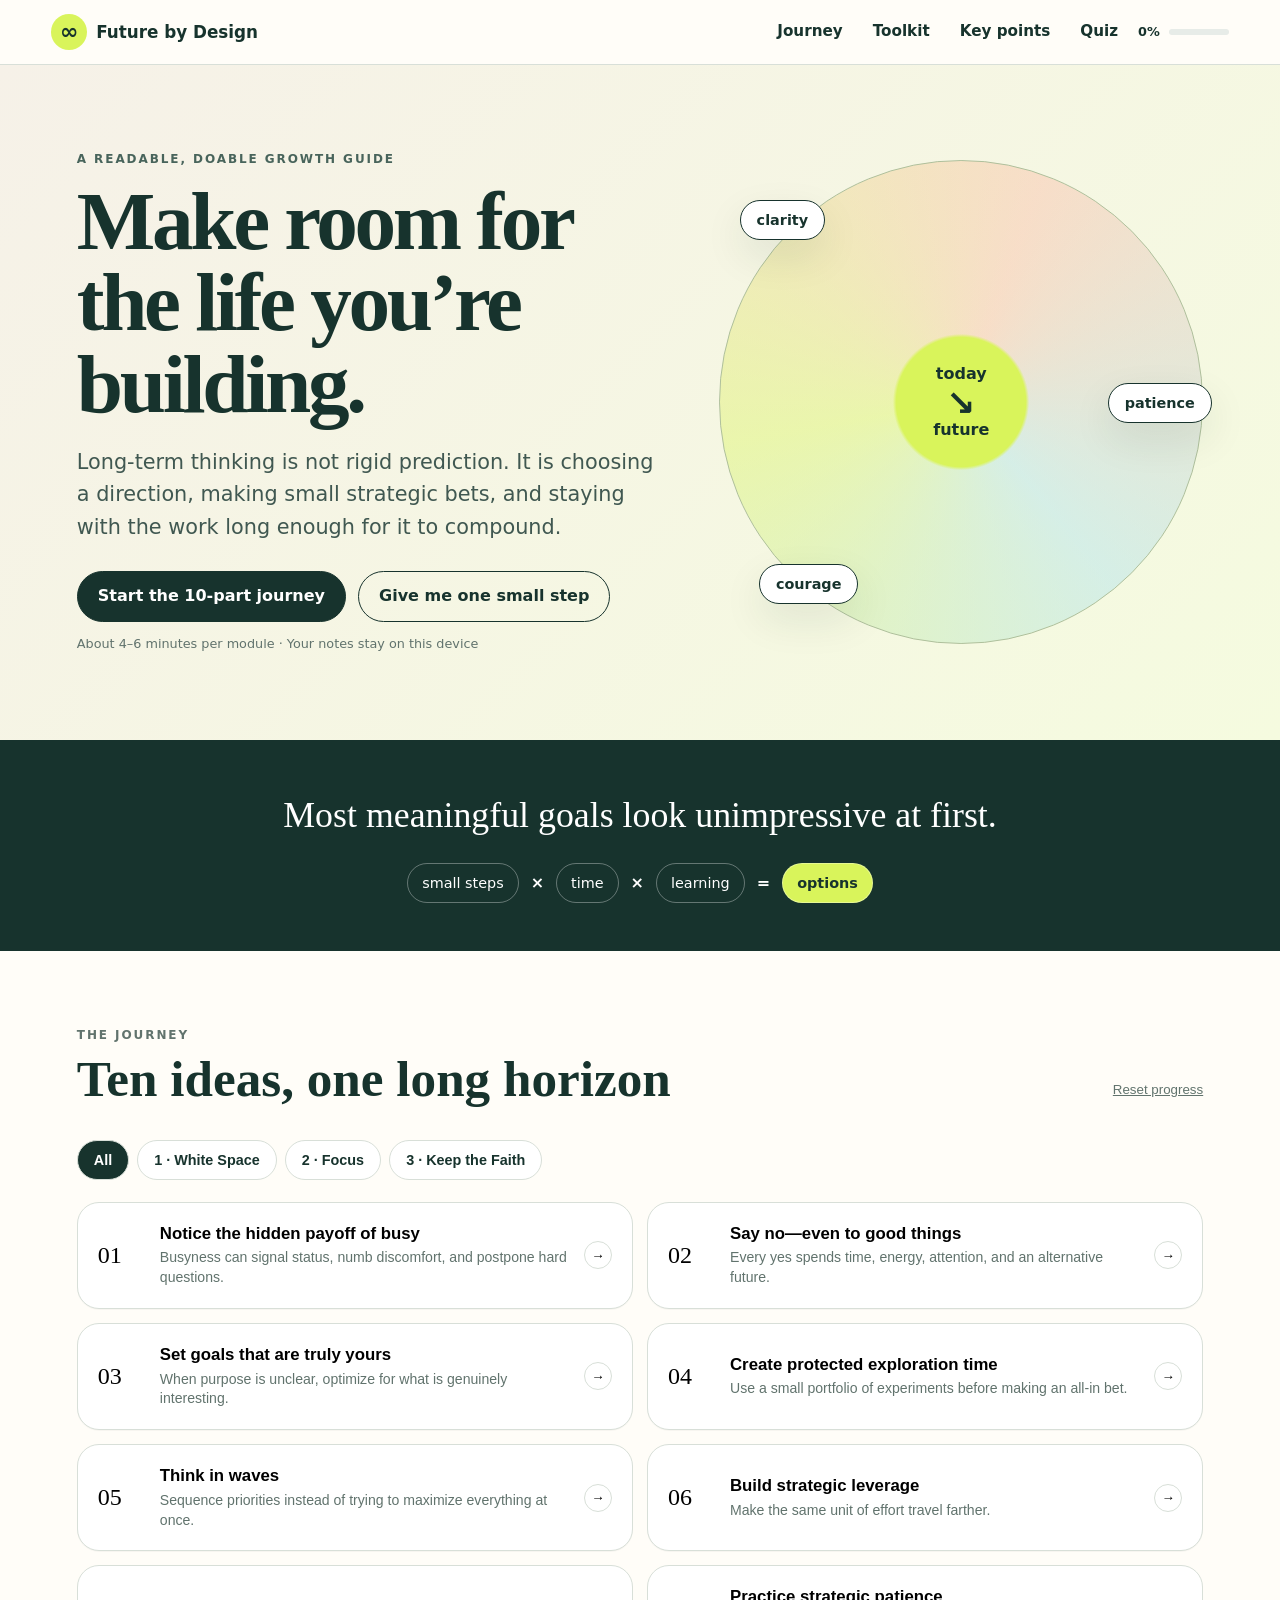
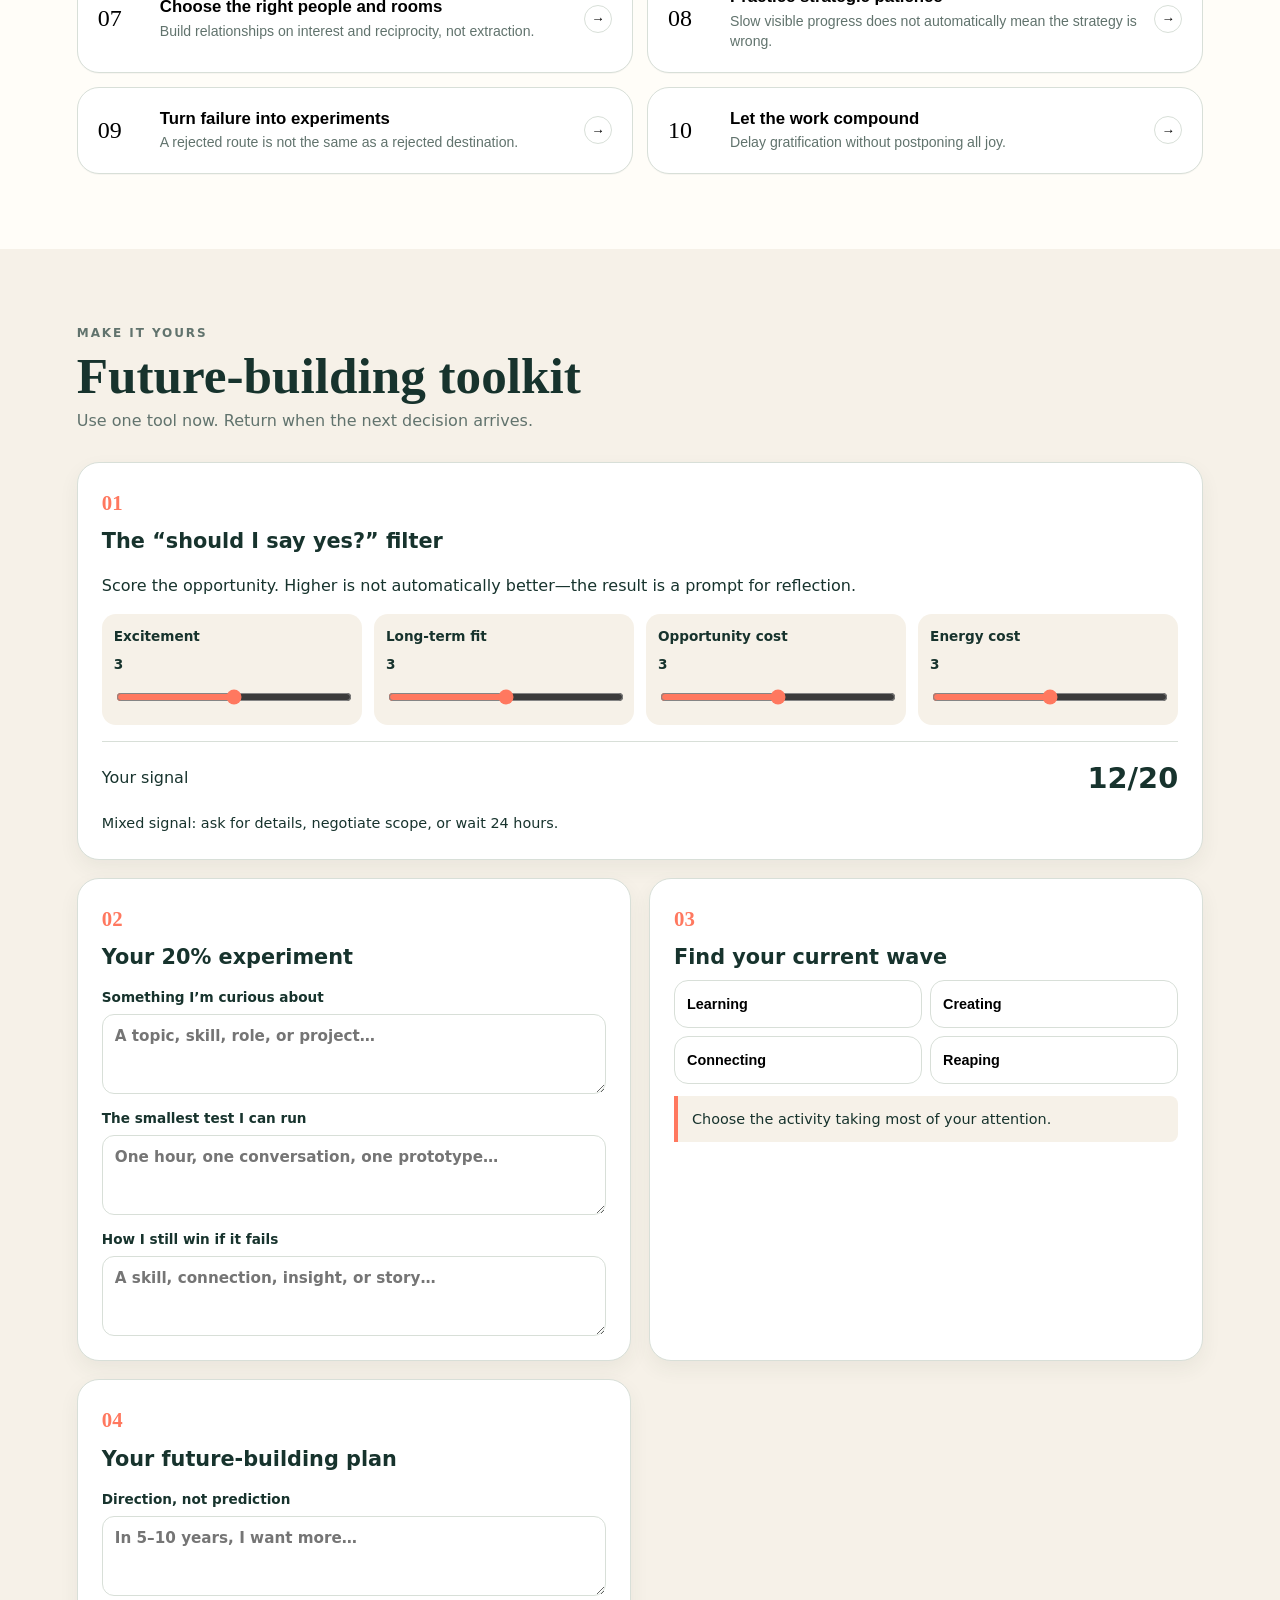
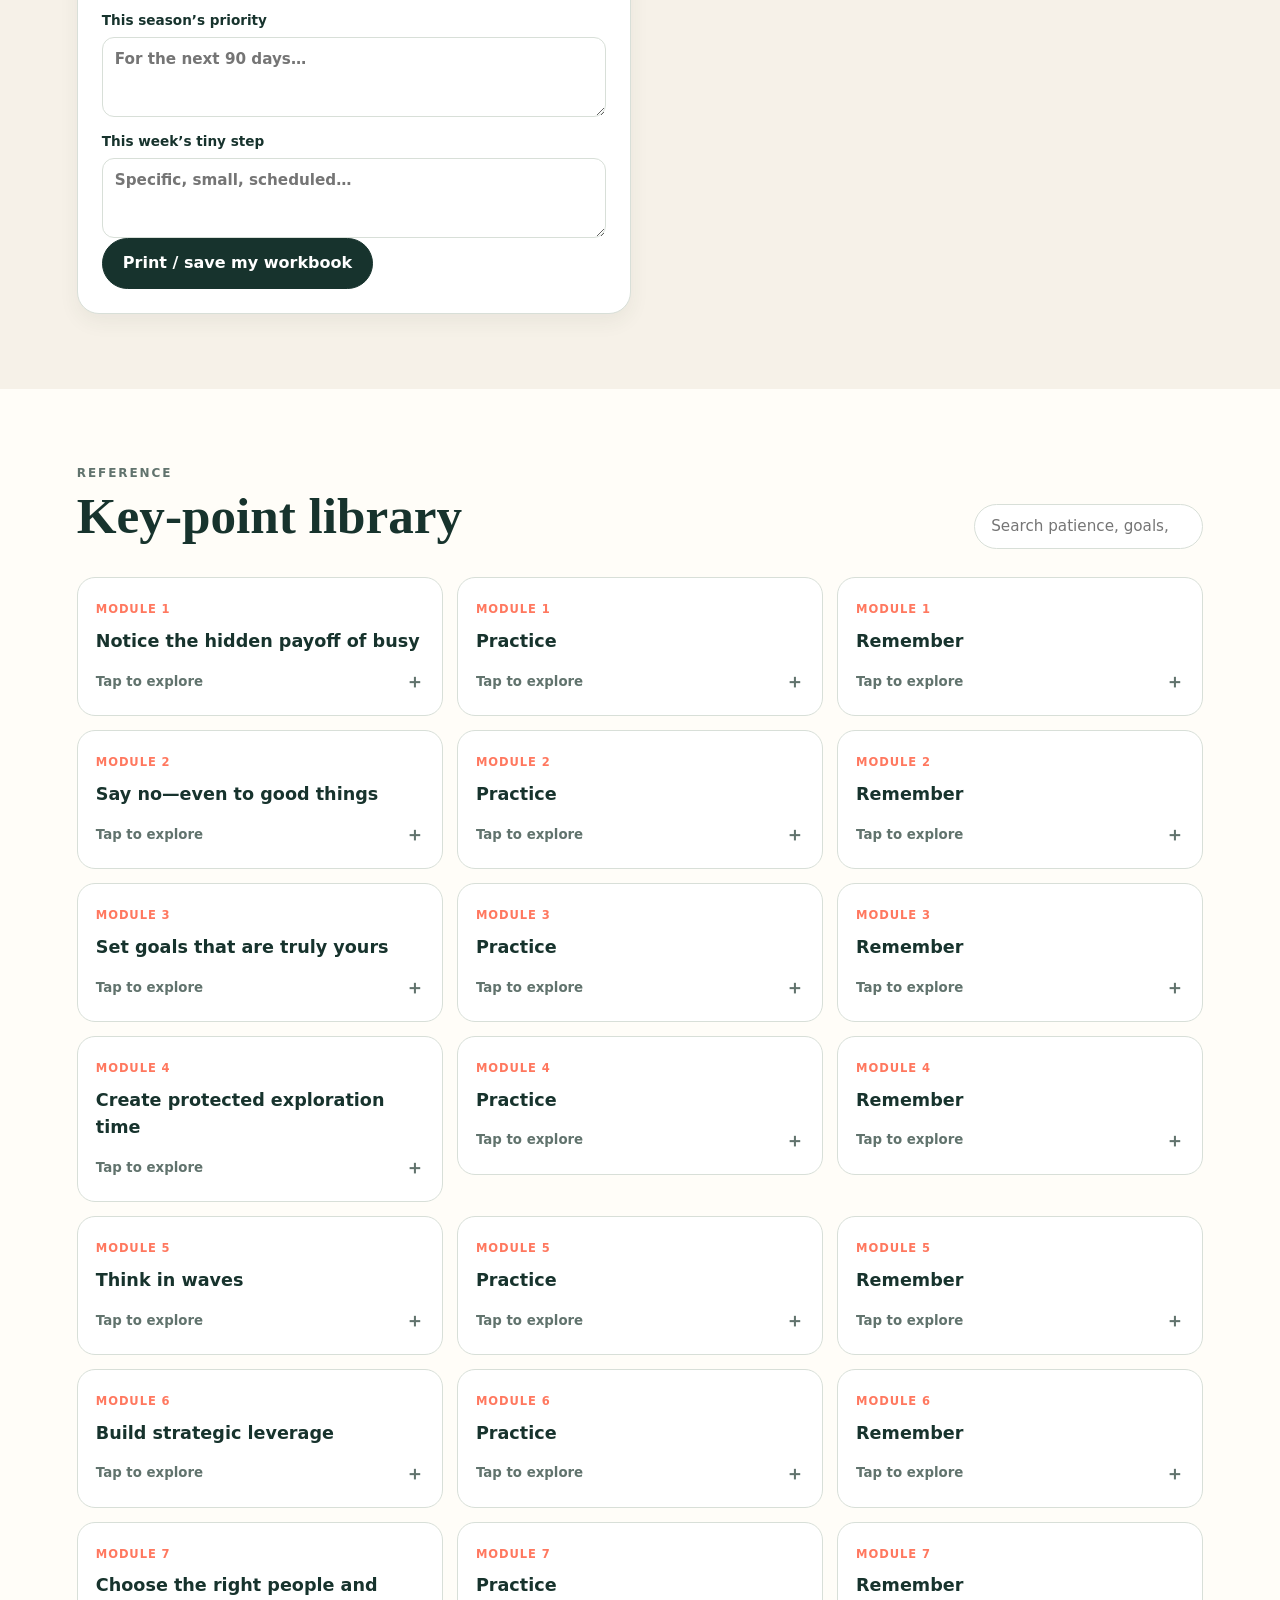
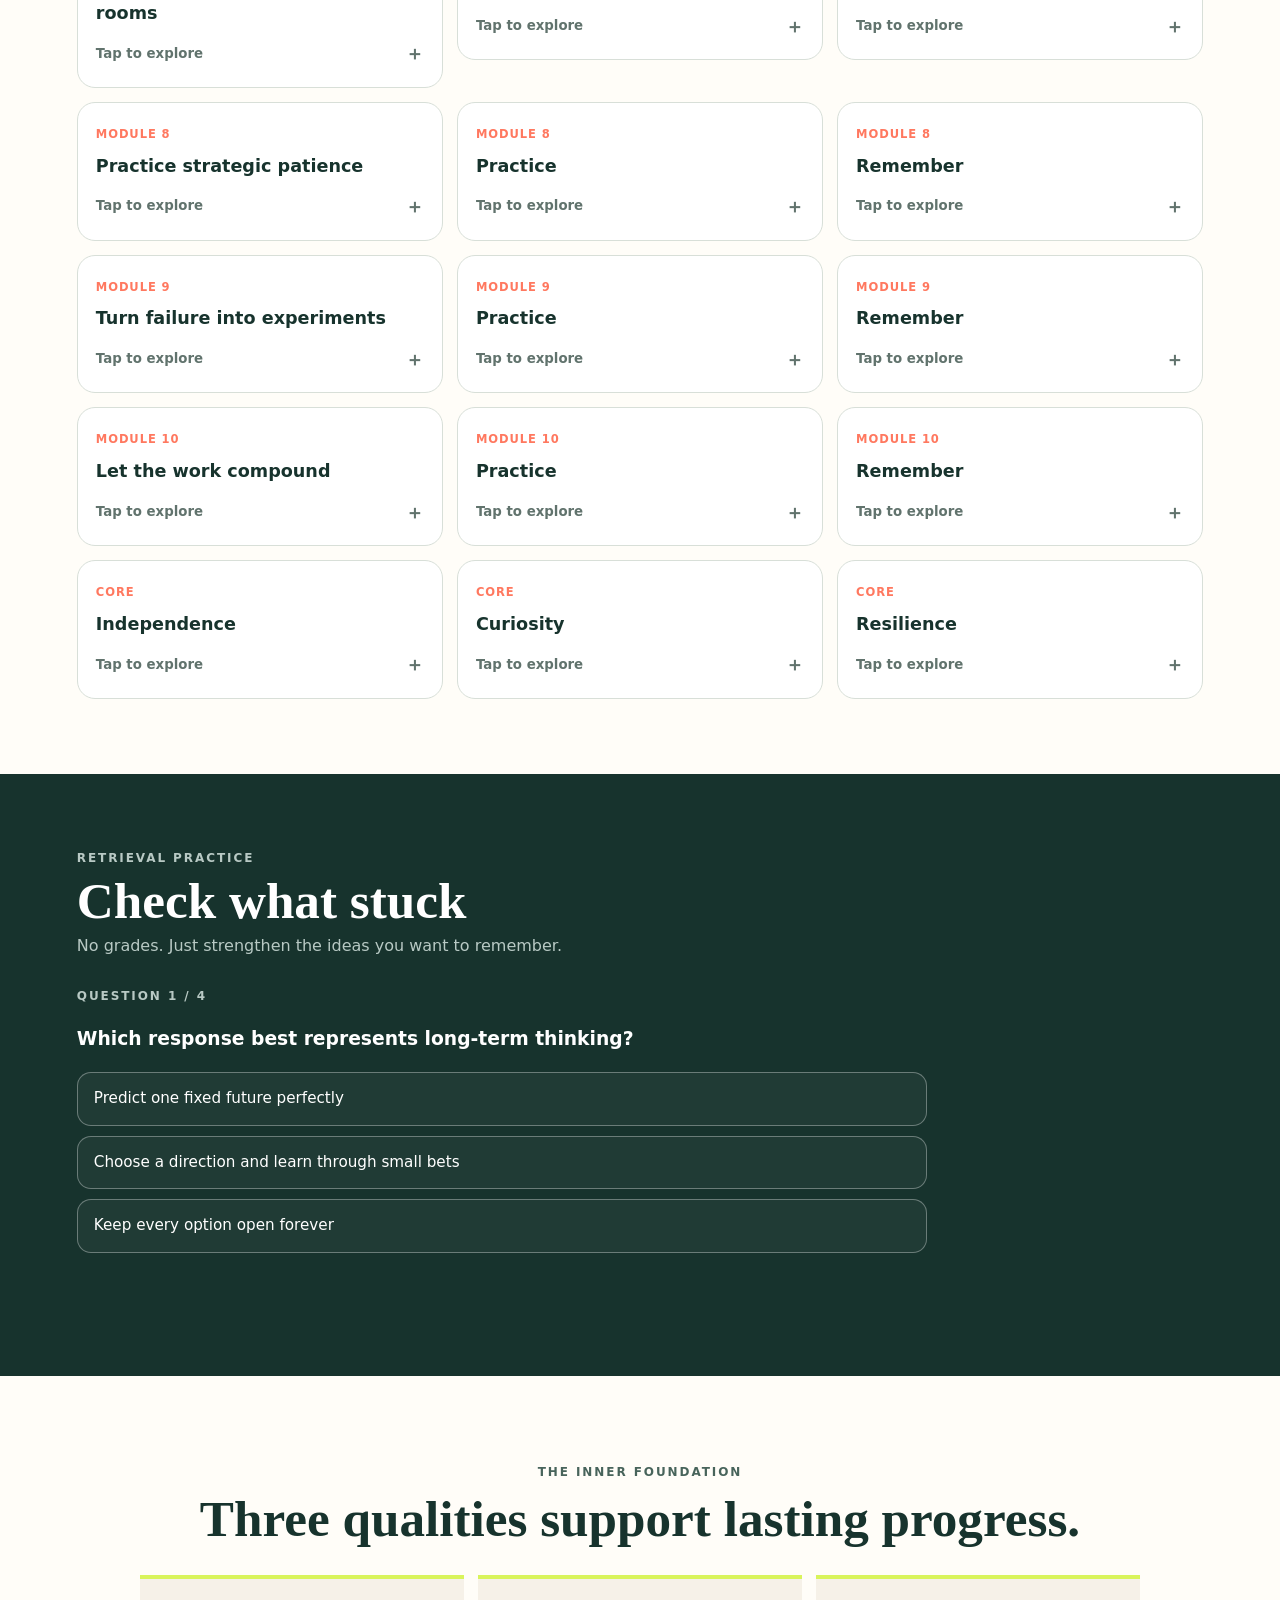
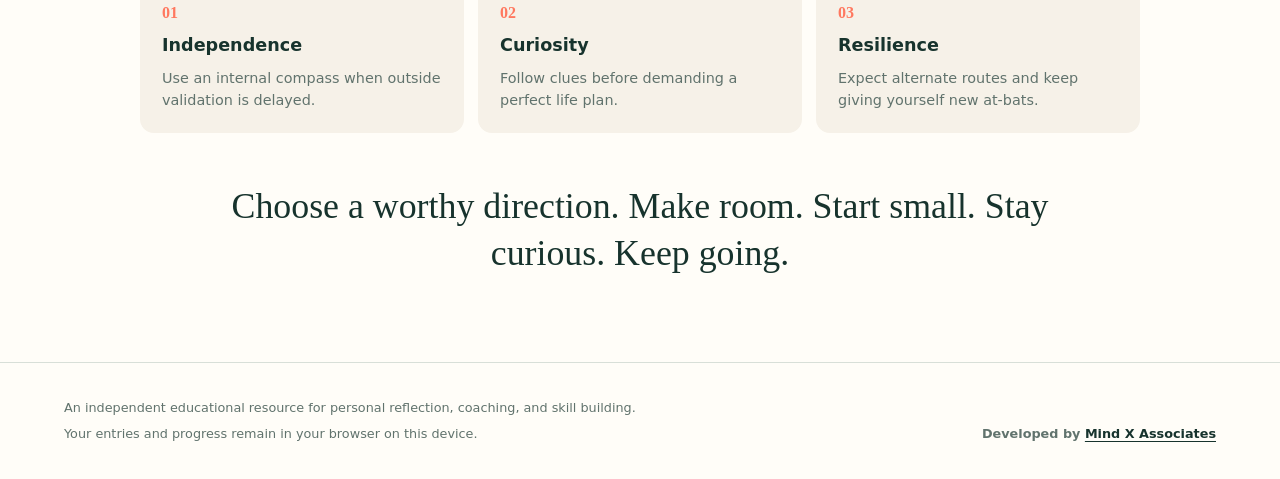
<file: index.html>
<!doctype html>
<html lang="en">
<head>
  <meta charset="utf-8">
  <meta name="viewport" content="width=device-width, initial-scale=1, maximum-scale=5">
  <meta name="description" content="An interactive guide to creating space, choosing meaningful priorities, experimenting wisely, and making progress over time.">
  <title>Future by Design — Interactive Client Guide</title>
  <link rel="stylesheet" href="styles.css?v=20260906-quiz-fix-2">
  <style>
    footer{align-items:flex-end;gap:28px}footer p{margin:.35rem 0}.developer-credit{white-space:nowrap;font-weight:750}.developer-credit a{color:var(--ink);text-decoration-thickness:1px;text-underline-offset:3px}.developer-credit a:hover,.developer-credit a:focus-visible{color:#b54a38}
    @media(max-width:820px){.developer-credit{margin-top:1rem;white-space:normal}}
    #printView{display:none}
    @media print{
      @page{size:letter;margin:.58in .62in .65in}
      html,body{background:#fff!important;color:#172c27!important;font:10.5pt/1.42 Arial,sans-serif}
      body>*:not(#printView){display:none!important}
      #printView{display:block!important;max-width:none}
      .print-cover{min-height:8.2in;display:flex;flex-direction:column;justify-content:center;border-top:8px solid #17332d;border-bottom:1px solid #9ca9a5;page-break-after:always}
      .print-kicker{font-size:9pt;letter-spacing:.16em;text-transform:uppercase;font-weight:700;color:#52645f}
      .print-cover h1{font:700 40pt/1.02 Georgia,serif;letter-spacing:-.03em;margin:.15in 0}
      .print-cover .print-lead{font:16pt/1.4 Georgia,serif;max-width:6.5in;color:#344c45}
      .print-meta{margin-top:.45in;padding-top:.18in;border-top:1px solid #ccd3d0;font-size:9pt;color:#52645f}
      .print-section{break-before:page}
      .print-section:first-of-type{break-before:auto}
      .print-section h2{font:700 23pt/1.1 Georgia,serif;margin:0 0 .08in;border-bottom:2px solid #17332d;padding-bottom:.08in}
      .print-section-intro{color:#52645f;margin:0 0 .22in}
      .print-entry{break-inside:avoid;margin:0 0 .2in;padding:.16in .18in;border:1px solid #c8d0cd;border-left:5px solid #17332d;border-radius:6px}
      .print-entry h3{font-size:10pt;text-transform:uppercase;letter-spacing:.06em;margin:0 0 .08in;color:#40564f}
      .print-answer{white-space:pre-wrap;min-height:.48in;font:12pt/1.45 Georgia,serif}
      .print-answer.empty{color:#7b8985;font:italic 10.5pt/1.45 Arial,sans-serif}
      .print-reflection{break-inside:avoid;margin:0 0 .2in;padding-bottom:.16in;border-bottom:1px solid #d5dbd8}
      .print-reflection h3{font:700 13pt/1.2 Georgia,serif;margin:0 0 .05in}
      .print-reflection p{margin:.04in 0}
      .print-prompt{color:#52645f;font-style:italic}
      .print-footer{display:flex;justify-content:space-between;margin-top:.28in;padding-top:.12in;border-top:1px solid #9ca9a5;font-size:8.5pt;color:#52645f}
      .print-footer a{color:#17332d;text-decoration:none}
    }
  </style>
<meta name="theme-color" content="#275e50"><link rel="icon" href="data:image/svg+xml,%3Csvg%20xmlns%3D%27http%3A%2F%2Fwww.w3.org%2F2000%2Fsvg%27%20viewBox%3D%270%200%2064%2064%27%3E%3Crect%20width%3D%2764%27%20height%3D%2764%27%20rx%3D%2714%27%20fill%3D%27%23275e50%27%2F%3E%3Ctext%20x%3D%2732%27%20y%3D%2743%27%20font-family%3D%27Georgia%2Cserif%27%20font-size%3D%2736%27%20fill%3D%27%23ffffff%27%20text-anchor%3D%27middle%27%3EM%3C%2Ftext%3E%3C%2Fsvg%3E"><meta property="og:type" content="website"><meta property="og:title" content="Future by Design — Interactive Client Guide"><meta property="og:description" content="An interactive guide to creating space, choosing meaningful priorities, experimenting wisely, and making progress over time."><meta property="og:url" content="https://projects.mindx.us/future-by-design/"><meta property="og:image" content="https://images.pexels.com/photos/8386430/pexels-photo-8386430.jpeg"><meta name="twitter:card" content="summary_large_image"><meta name="twitter:title" content="Future by Design — Interactive Client Guide"><meta name="twitter:description" content="An interactive guide to creating space, choosing meaningful priorities, experimenting wisely, and making progress over time."><meta name="twitter:image" content="https://images.pexels.com/photos/8386430/pexels-photo-8386430.jpeg"></head>
<body>
  <a class="skip" href="#main">Skip to content</a>
  <header class="topbar">
    <a class="brand" href="#home" aria-label="Future by Design home"><span class="brandmark">∞</span><span>Future by Design</span></a>
    <button id="menuBtn" class="menu" aria-expanded="false" aria-controls="nav">Menu</button>
    <nav id="nav" aria-label="Main navigation">
      <a href="#journey">Journey</a><a href="#toolkit">Toolkit</a><a href="#library">Key points</a><a href="#quiz">Quiz</a>
    </nav>
    <div class="progress-pill" aria-label="Course progress"><span id="progressText">0%</span><span class="bar"><i id="progressBar"></i></span></div>
  </header>

  <main id="main">
    <section id="home" class="hero">
      <div class="hero-copy">
        <p class="eyebrow">A READABLE, DOABLE GROWTH GUIDE</p>
        <h1>Make room for the life you’re building.</h1>
        <p class="lead">Long-term thinking is not rigid prediction. It is choosing a direction, making small strategic bets, and staying with the work long enough for it to compound.</p>
        <div class="actions"><a class="button primary" href="#journey">Start the 10-part journey</a><button class="button ghost" id="quickBtn">Give me one small step</button></div>
        <p class="micro">About 4–6 minutes per module · Your notes stay on this device</p>
      </div>
      <div class="hero-visual" aria-label="Small actions compound over time">
        <div class="orbit o1">clarity</div><div class="orbit o2">patience</div><div class="orbit o3">courage</div>
        <div class="seed"><span>today</span><strong>→</strong><span>future</span></div>
      </div>
    </section>

    <section class="manifesto">
      <p>Most meaningful goals look unimpressive at first.</p>
      <div class="formula"><span>small steps</span><b>×</b><span>time</span><b>×</b><span>learning</span><b>=</b><strong>options</strong></div>
    </section>

    <section id="journey" class="section">
      <div class="section-head"><div><p class="eyebrow">THE JOURNEY</p><h2>Ten ideas, one long horizon</h2></div><button id="resetBtn" class="text-btn">Reset progress</button></div>
      <div class="phase-tabs" role="tablist" aria-label="Learning phases">
        <button class="phase active" data-phase="all">All</button><button class="phase" data-phase="space">1 · White Space</button><button class="phase" data-phase="focus">2 · Focus</button><button class="phase" data-phase="faith">3 · Keep the Faith</button>
      </div>
      <div id="moduleGrid" class="module-grid"></div>
    </section>

    <section id="toolkit" class="section alt">
      <div class="section-head"><div><p class="eyebrow">MAKE IT YOURS</p><h2>Future-building toolkit</h2><p>Use one tool now. Return when the next decision arrives.</p></div></div>
      <div class="tools">
        <article class="tool-card wide"><span class="tool-num">01</span><h3>The “should I say yes?” filter</h3><p>Score the opportunity. Higher is not automatically better—the result is a prompt for reflection.</p>
          <div id="decisionTool" class="decision"></div><div class="score-box"><span>Your signal</span><strong id="decisionScore">—</strong><p id="decisionAdvice">Move the sliders to begin.</p></div>
        </article>
        <article class="tool-card"><span class="tool-num">02</span><h3>Your 20% experiment</h3><label>Something I’m curious about<textarea data-note="experiment" placeholder="A topic, skill, role, or project…"></textarea></label><label>The smallest test I can run<textarea data-note="experiment-test" placeholder="One hour, one conversation, one prototype…"></textarea></label><label>How I still win if it fails<textarea data-note="experiment-win" placeholder="A skill, connection, insight, or story…"></textarea></label></article>
        <article class="tool-card"><span class="tool-num">03</span><h3>Find your current wave</h3><div id="waveTool" class="wave-tool"></div><p id="waveAdvice" class="callout">Choose the activity taking most of your attention.</p></article>
        <article class="tool-card"><span class="tool-num">04</span><h3>Your future-building plan</h3><label>Direction, not prediction<textarea data-note="direction" placeholder="In 5–10 years, I want more…"></textarea></label><label>This season’s priority<textarea data-note="priority" placeholder="For the next 90 days…"></textarea></label><label>This week’s tiny step<textarea data-note="next-step" placeholder="Specific, small, scheduled…"></textarea></label><button class="button dark" id="printBtn">Print / save my workbook</button></article>
      </div>
    </section>

    <section id="library" class="section">
      <div class="section-head"><div><p class="eyebrow">REFERENCE</p><h2>Key-point library</h2></div><label class="search"><span class="sr-only">Search key points</span><input id="searchInput" type="search" placeholder="Search patience, goals, networking…"></label></div>
      <div id="keyGrid" class="key-grid"></div>
    </section>

    <section id="quiz" class="section dark-section">
      <div class="section-head"><div><p class="eyebrow">RETRIEVAL PRACTICE</p><h2>Check what stuck</h2><p>No grades. Just strengthen the ideas you want to remember.</p></div></div>
      <div id="quizBox" class="quiz-box"></div>
    </section>

    <section class="section closing">
      <p class="eyebrow">THE INNER FOUNDATION</p><h2>Three qualities support lasting progress.</h2>
      <div class="traits"><article><span>01</span><h3>Independence</h3><p>Use an internal compass when outside validation is delayed.</p></article><article><span>02</span><h3>Curiosity</h3><p>Follow clues before demanding a perfect life plan.</p></article><article><span>03</span><h3>Resilience</h3><p>Expect alternate routes and keep giving yourself new at-bats.</p></article></div>
      <blockquote>Choose a worthy direction. Make room. Start small. Stay curious. Keep going.</blockquote>
    </section>
  </main>

  <dialog id="moduleDialog"><button id="closeDialog" class="dialog-close" aria-label="Close">×</button><div id="dialogContent"></div></dialog>
  <dialog id="quickDialog"><button id="closeQuick" class="dialog-close" aria-label="Close">×</button><p class="eyebrow">YOUR SMALL STEP</p><h2 id="quickStep"></h2><p>Try it before the day ends. Small completions build evidence that change is possible.</p></dialog>
  <div id="printView" aria-hidden="true"></div>
  <footer><div><p>An independent educational resource for personal reflection, coaching, and skill building.</p><p>Your entries and progress remain in your browser on this device.</p></div><p class="developer-credit">Developed by <a href="https://mindx.us/" target="_blank" rel="noopener noreferrer">Mind X Associates</a></p></footer>
  <script src="app.js?v=20260906-quiz-fix-2"></script>
</body>
</html>
</file>
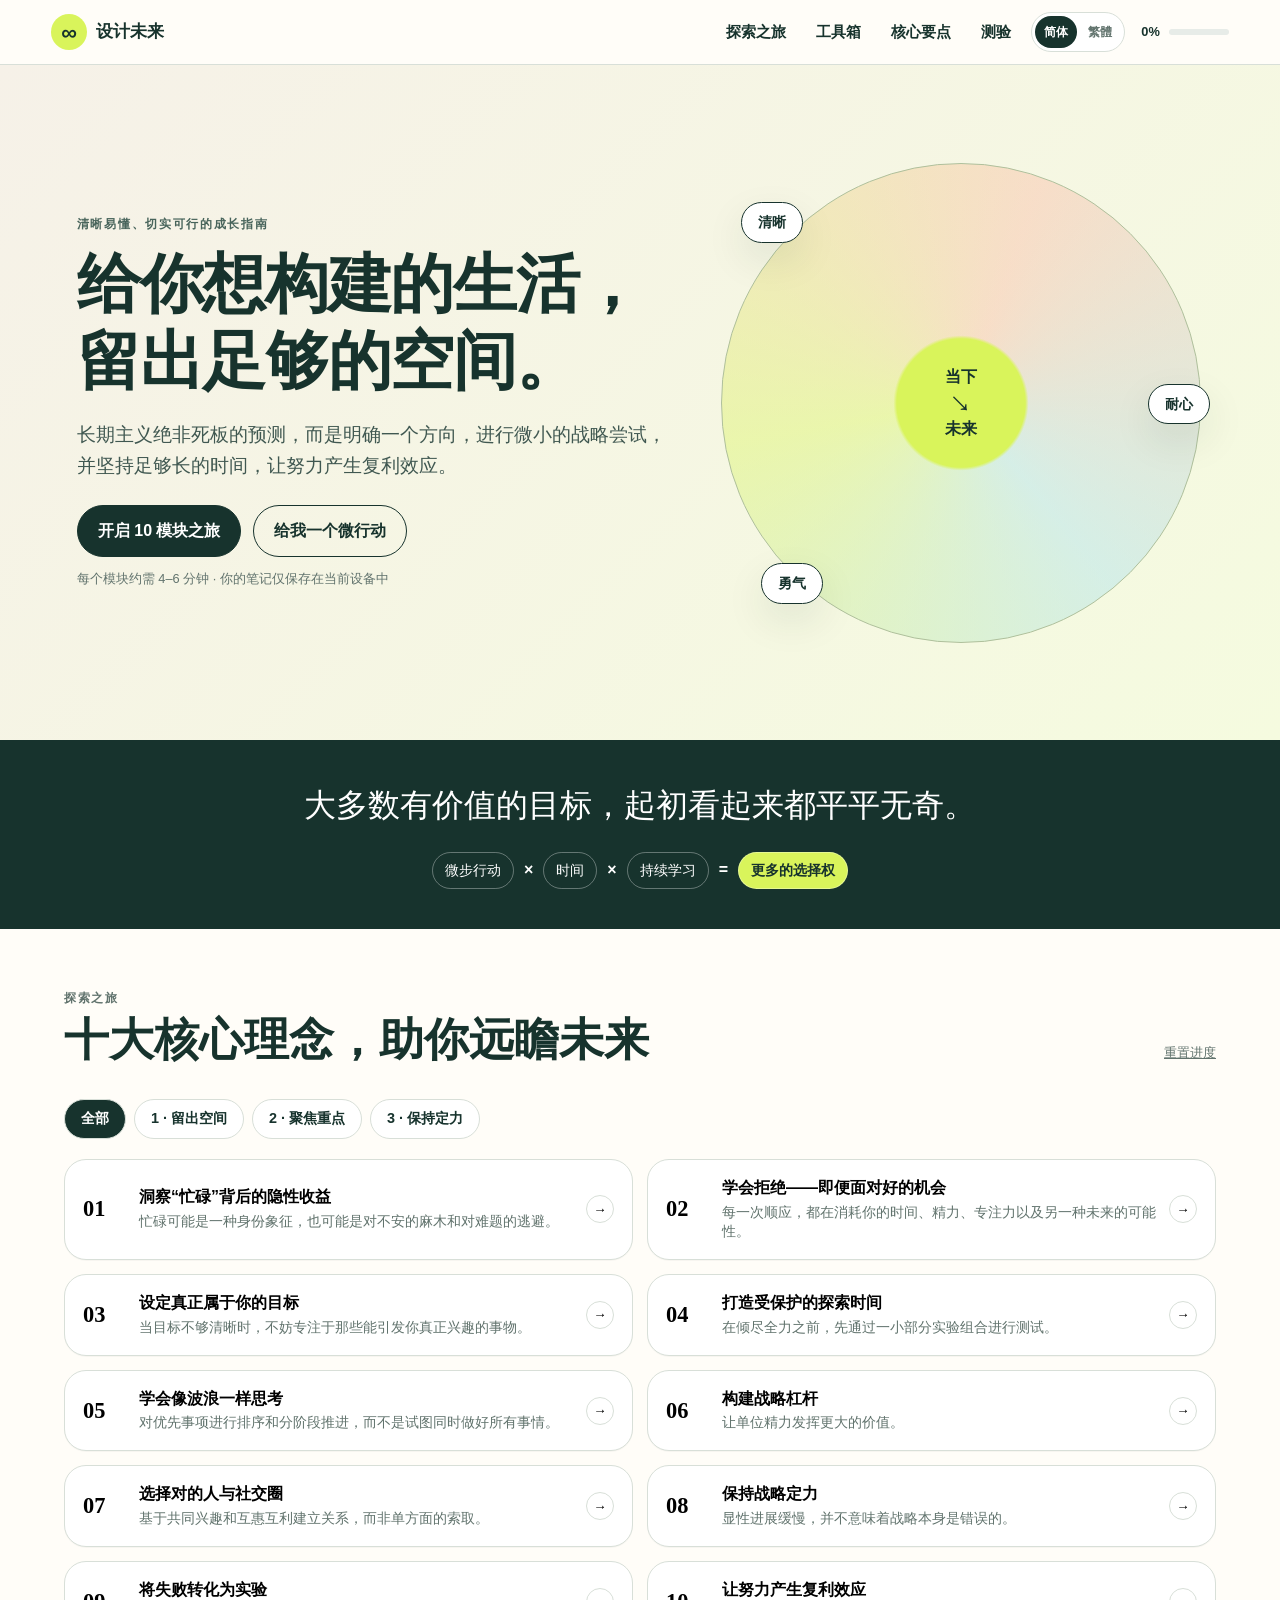
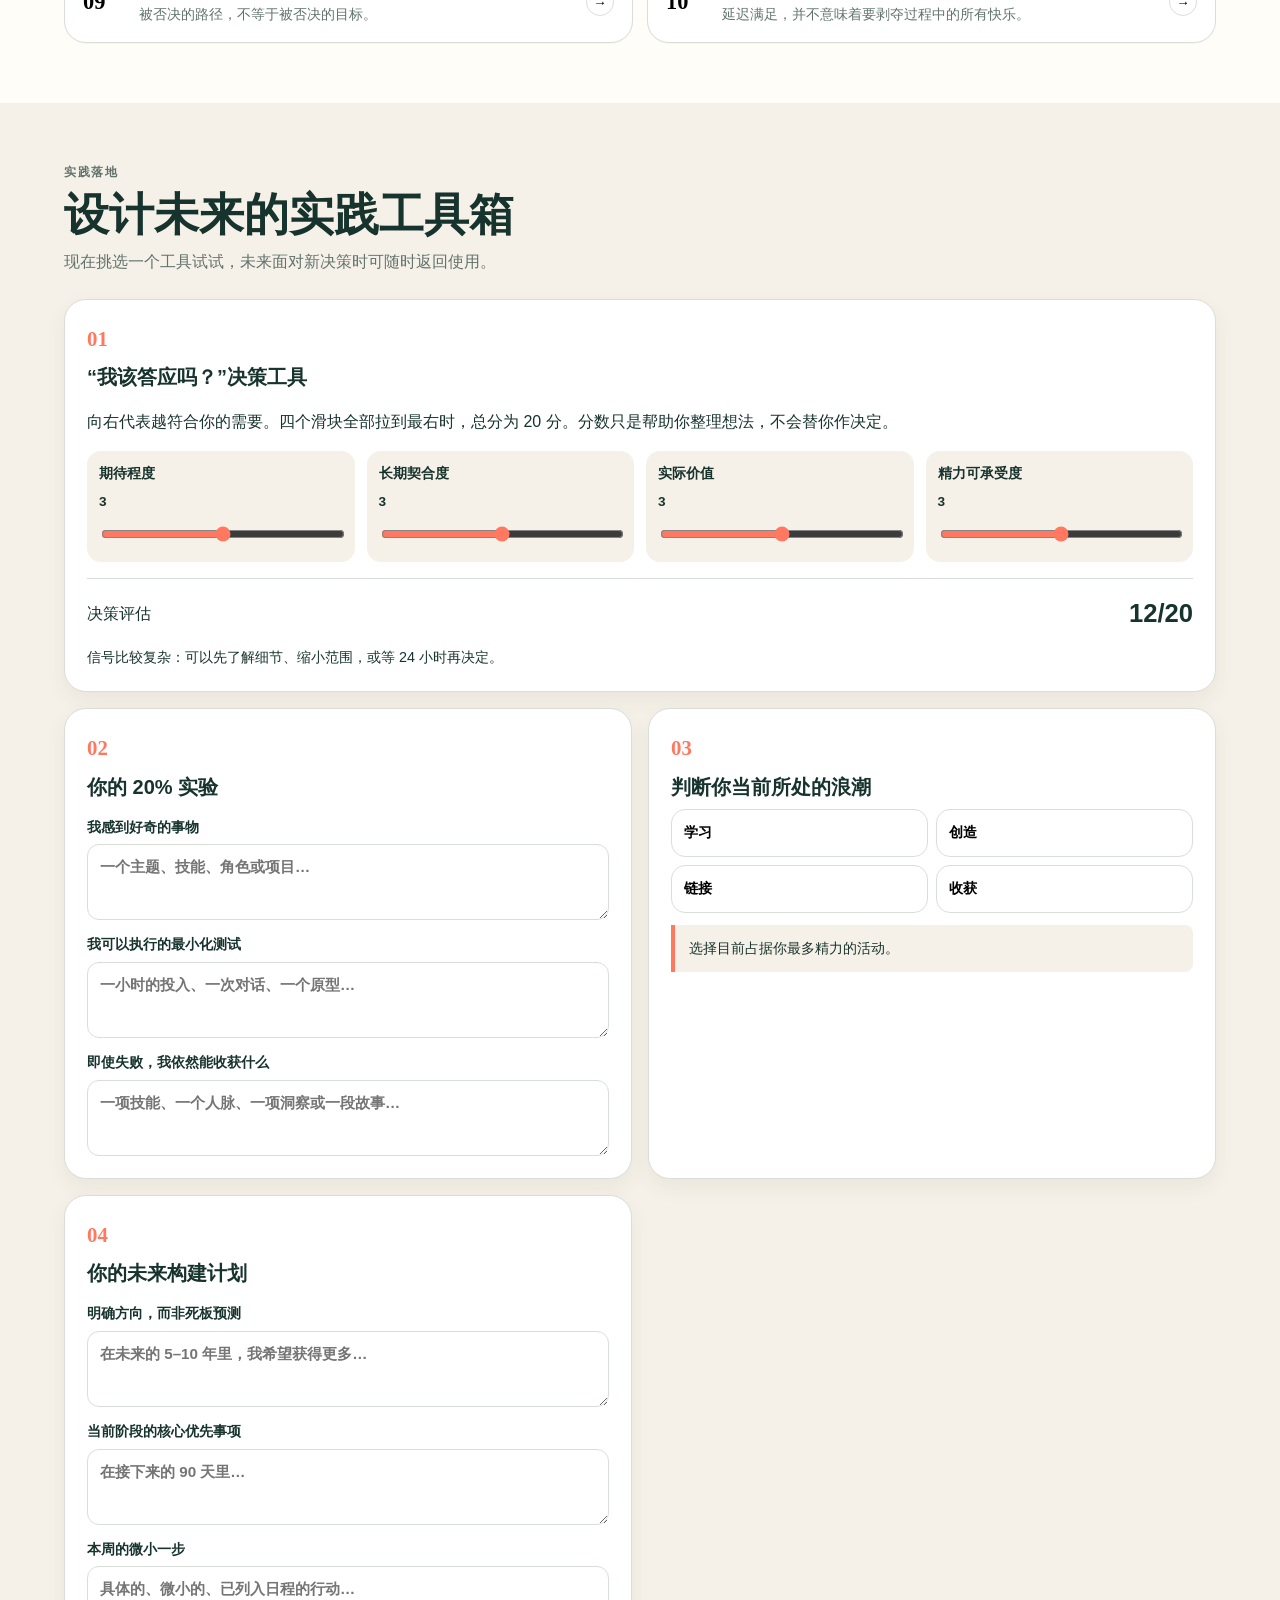
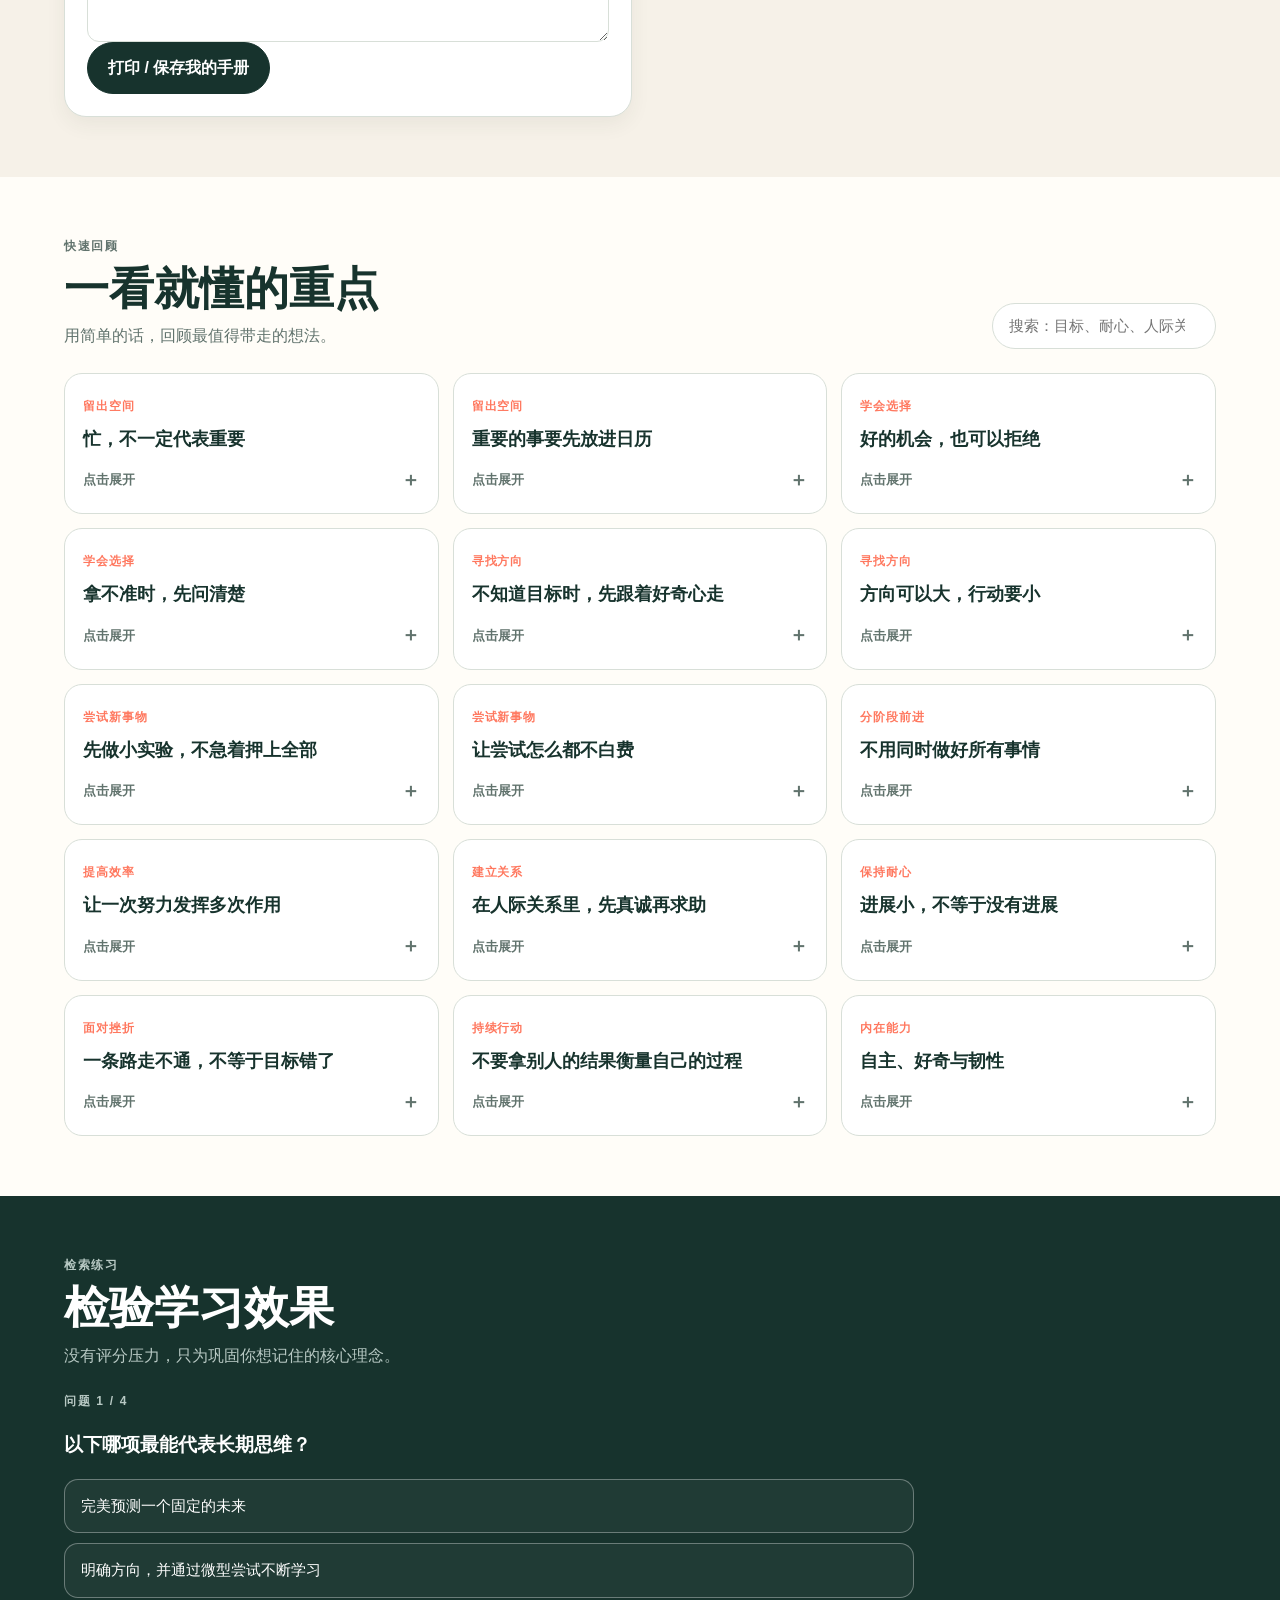
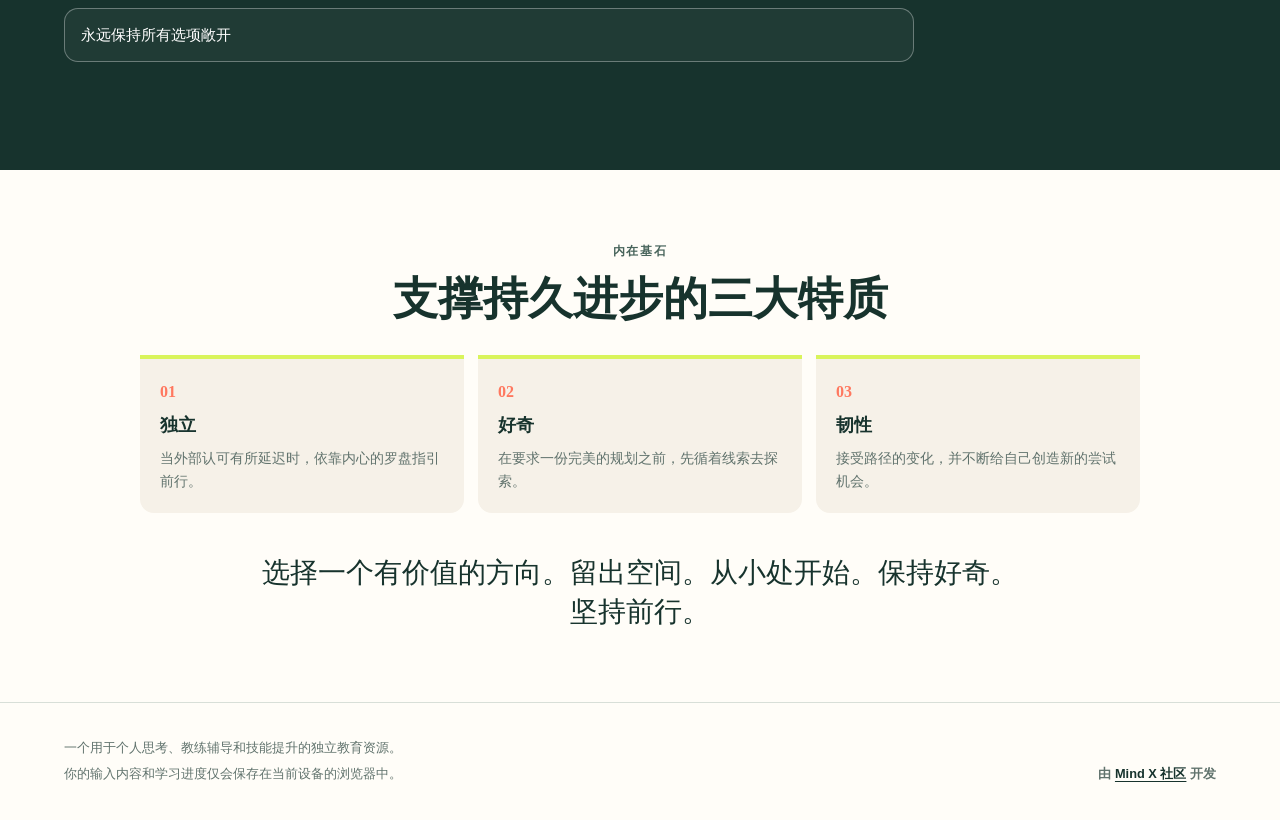
<file: zh/index.html>
<!doctype html>
<html lang="zh-CN">
<head>
  <meta charset="utf-8">
  <meta name="viewport" content="width=device-width, initial-scale=1, maximum-scale=5">
  <meta name="description" content="一份互动式指南，帮助你创造生活留白、明确核心事项、聪明地开展实验，并持续取得长足进步。">
  <title>设计未来 — 互动式个人成长指南</title>
  <link rel="stylesheet" href="styles.css?v=20260906-quiz-fix-2">
  <style>
    footer{align-items:flex-end;gap:28px}footer p{margin:.35rem 0}.developer-credit{white-space:nowrap;font-weight:750}.developer-credit a{color:var(--ink);text-decoration-thickness:1px;text-underline-offset:3px}.developer-credit a:hover,.developer-credit a:focus-visible{color:#b54a38}
    @media(max-width:820px){.developer-credit{margin-top:1rem;white-space:normal}}
    .lang-switch{display:inline-flex;align-items:center;gap:2px;padding:3px;border:1px solid var(--line);border-radius:999px;background:#fff;flex-shrink:0}
    .lang-switch button{border:0;background:transparent;color:var(--muted);border-radius:999px;padding:5px 9px;min-height:32px;font:inherit;font-size:.78rem;font-weight:800;line-height:1;cursor:pointer;white-space:nowrap}
    .lang-switch button[aria-pressed="true"]{background:var(--ink);color:#fff}
    .lang-switch button:focus-visible{outline:2px solid var(--coral);outline-offset:2px}
    @media(max-width:820px){.topbar{gap:9px}.brand{margin-right:auto}.lang-switch button{padding:5px 8px}.menu{order:3}.lang-switch{order:2}}
    @media(max-width:430px){.brand>span:last-child{display:none}.brandmark{width:34px;height:34px}.lang-switch button{font-size:.74rem;padding:5px 7px}.menu{padding:6px 11px}}
    #printView{display:none}
    @media print{
      @page{size:letter;margin:.58in .62in .65in}
      html,body{background:#fff!important;color:#172c27!important;font:10.5pt/1.42 "PingFang SC","Microsoft YaHei",Arial,sans-serif}
      body>*:not(#printView){display:none!important}
      #printView{display:block!important;max-width:none}
      .print-cover{min-height:8.2in;display:flex;flex-direction:column;justify-content:center;border-top:8px solid #17332d;border-bottom:1px solid #9ca9a5;page-break-after:always}
      .print-kicker{font-size:9pt;letter-spacing:.16em;text-transform:uppercase;font-weight:700;color:#52645f}
      .print-cover h1{font:700 40pt/1.02 "PingFang SC","Microsoft YaHei",serif;letter-spacing:-.03em;margin:.15in 0}
      .print-cover .print-lead{font:16pt/1.4 "PingFang SC","Microsoft YaHei",serif;max-width:6.5in;color:#344c45}
      .print-meta{margin-top:.45in;padding-top:.18in;border-top:1px solid #ccd3d0;font-size:9pt;color:#52645f}
      .print-section{break-before:page}
      .print-section:first-of-type{break-before:auto}
      .print-section h2{font:700 23pt/1.1 "PingFang SC","Microsoft YaHei",serif;margin:0 0 .08in;border-bottom:2px solid #17332d;padding-bottom:.08in}
      .print-section-intro{color:#52645f;margin:0 0 .22in}
      .print-entry{break-inside:avoid;margin:0 0 .2in;padding:.16in .18in;border:1px solid #c8d0cd;border-left:5px solid #17332d;border-radius:6px}
      .print-entry h3{font-size:10pt;text-transform:uppercase;letter-spacing:.06em;margin:0 0 .08in;color:#40564f}
      .print-answer{white-space:pre-wrap;min-height:.48in;font:12pt/1.45 "PingFang SC","Microsoft YaHei",serif}
      .print-answer.empty{color:#7b8985;font:italic 10.5pt/1.45 Arial,sans-serif}
      .print-reflection{break-inside:avoid;margin:0 0 .2in;padding-bottom:.16in;border-bottom:1px solid #d5dbd8}
      .print-reflection h3{font:700 13pt/1.2 "PingFang SC","Microsoft YaHei",serif;margin:0 0 .05in}
      .print-reflection p{margin:.04in 0}
      .print-prompt{color:#52645f;font-style:italic}
      .print-footer{display:flex;justify-content:space-between;margin-top:.28in;padding-top:.12in;border-top:1px solid #9ca9a5;font-size:8.5pt;color:#52645f}
      .print-footer a{color:#17332d;text-decoration:none}
    }
  </style>
<meta name="theme-color" content="#275e50"><link rel="icon" href="data:image/svg+xml,%3Csvg%20xmlns%3D%27http%3A%2F%2Fwww.w3.org%2F2000%2Fsvg%27%20viewBox%3D%270%200%2064%2064%27%3E%3Crect%20width%3D%2764%27%20height%3D%2764%27%20rx%3D%2714%27%20fill%3D%27%23275e50%27%2F%3E%3Ctext%20x%3D%2732%27%20y%3D%2743%27%20font-family%3D%27Georgia%2Cserif%27%20font-size%3D%2736%27%20fill%3D%27%23ffffff%27%20text-anchor%3D%27middle%27%3EM%3C%2Ftext%3E%3C%2Fsvg%3E"><meta property="og:type" content="website"><meta property="og:title" content="设计未来 — 互动式个人成长指南"><meta property="og:description" content="一份互动式指南，帮助你创造生活留白、明确核心事项、聪明地开展实验，并持续取得长足进步。"><meta property="og:url" content="https://projects.mindx.us/future-by-design/zh/"><meta property="og:image" content="https://images.pexels.com/photos/8386430/pexels-photo-8386430.jpeg"><meta name="twitter:card" content="summary_large_image"><meta name="twitter:title" content="设计未来 — 互动式个人成长指南"><meta name="twitter:description" content="一份互动式指南，帮助你创造生活留白、明确核心事项、聪明地开展实验，并持续取得长足进步。"><meta name="twitter:image" content="https://images.pexels.com/photos/8386430/pexels-photo-8386430.jpeg"></head>
<body>
  <a class="skip" href="#main">跳转至主要内容</a>
  <header class="topbar">
    <a class="brand" href="#home" aria-label="设计未来 首页"><span class="brandmark">∞</span><span>设计未来</span></a>
    <button id="menuBtn" class="menu" aria-expanded="false" aria-controls="nav">菜单</button>
    <nav id="nav" aria-label="主导航">
      <a href="#journey">探索之旅</a><a href="#toolkit">工具箱</a><a href="#library">核心要点</a><a href="#quiz">测验</a>
    </nav>
    <div class="lang-switch" role="group" aria-label="中文字体">
      <button type="button" id="langZhs" aria-pressed="true">简体</button>
      <button type="button" id="langZht" aria-pressed="false">繁體</button>
    </div>
    <div class="progress-pill" aria-label="课程进度"><span id="progressText">0%</span><span class="bar"><i id="progressBar"></i></span></div>
  </header>

  <main id="main">
    <section id="home" class="hero">
      <div class="hero-copy">
        <p class="eyebrow">清晰易懂、切实可行的成长指南</p>
        <h1>给你想构建的生活，留出足够的空间。</h1>
        <p class="lead">长期主义绝非死板的预测，而是明确一个方向，进行微小的战略尝试，并坚持足够长的时间，让努力产生复利效应。</p>
        <div class="actions"><a class="button primary" href="#journey">开启 10 模块之旅</a><button class="button ghost" id="quickBtn">给我一个微行动</button></div>
        <p class="micro">每个模块约需 4–6 分钟 · 你的笔记仅保存在当前设备中</p>
      </div>
      <div class="hero-visual" aria-label="微小的行动会随时间产生复利效应">
        <div class="orbit o1">清晰</div><div class="orbit o2">耐心</div><div class="orbit o3">勇气</div>
        <div class="seed"><span>当下</span><strong>→</strong><span>未来</span></div>
      </div>
    </section>

    <section class="manifesto">
      <p>大多数有价值的目标，起初看起来都平平无奇。</p>
      <div class="formula"><span>微步行动</span><b>×</b><span>时间</span><b>×</b><span>持续学习</span><b>=</b><strong>更多的选择权</strong></div>
    </section>

    <section id="journey" class="section">
      <div class="section-head"><div><p class="eyebrow">探索之旅</p><h2>十大核心理念，助你远瞻未来</h2></div><button id="resetBtn" class="text-btn">重置进度</button></div>
      <div class="phase-tabs" role="tablist" aria-label="学习阶段">
        <button class="phase active" data-phase="all">全部</button><button class="phase" data-phase="space">1 · 留出空间</button><button class="phase" data-phase="focus">2 · 聚焦重点</button><button class="phase" data-phase="faith">3 · 保持定力</button>
      </div>
      <div id="moduleGrid" class="module-grid"></div>
    </section>

    <section id="toolkit" class="section alt">
      <div class="section-head"><div><p class="eyebrow">实践落地</p><h2>设计未来的实践工具箱</h2><p>现在挑选一个工具试试，未来面对新决策时可随时返回使用。</p></div></div>
      <div class="tools">
        <article class="tool-card wide"><span class="tool-num">01</span><h3>“我该答应吗？”决策工具</h3><p>向右代表越符合你的需要。四个滑块全部拉到最右时，总分为 20 分。分数只是帮助你整理想法，不会替你作决定。</p>
          <div id="decisionTool" class="decision"></div><div class="score-box"><span>决策评估</span><strong id="decisionScore">—</strong><p id="decisionAdvice">拖动滑块即可开始。</p></div>
        </article>
        <article class="tool-card"><span class="tool-num">02</span><h3>你的 20% 实验</h3><label>我感到好奇的事物<textarea data-note="experiment" placeholder="一个主题、技能、角色或项目…"></textarea></label><label>我可以执行的最小化测试<textarea data-note="experiment-test" placeholder="一小时的投入、一次对话、一个原型…"></textarea></label><label>即使失败，我依然能收获什么<textarea data-note="experiment-win" placeholder="一项技能、一个人脉、一项洞察或一段故事…"></textarea></label></article>
        <article class="tool-card"><span class="tool-num">03</span><h3>判断你当前所处的浪潮</h3><div id="waveTool" class="wave-tool"></div><p id="waveAdvice" class="callout">选择目前占据你最多精力的活动。</p></article>
        <article class="tool-card"><span class="tool-num">04</span><h3>你的未来构建计划</h3><label>明确方向，而非死板预测<textarea data-note="direction" placeholder="在未来的 5–10 年里，我希望获得更多…"></textarea></label><label>当前阶段的核心优先事项<textarea data-note="priority" placeholder="在接下来的 90 天里…"></textarea></label><label>本周的微小一步<textarea data-note="next-step" placeholder="具体的、微小的、已列入日程的行动…"></textarea></label><button class="button dark" id="printBtn">打印 / 保存我的手册</button></article>
      </div>
    </section>

    <section id="library" class="section">
      <div class="section-head"><div><p class="eyebrow">快速回顾</p><h2>一看就懂的重点</h2><p>用简单的话，回顾最值得带走的想法。</p></div><label class="search"><span class="sr-only">搜索重点</span><input id="searchInput" type="search" placeholder="搜索：目标、耐心、人际关系…"></label></div>
      <div id="keyGrid" class="key-grid"></div>
    </section>

    <section id="quiz" class="section dark-section">
      <div class="section-head"><div><p class="eyebrow">检索练习</p><h2>检验学习效果</h2><p>没有评分压力，只为巩固你想记住的核心理念。</p></div></div>
      <div id="quizBox" class="quiz-box"></div>
    </section>

    <section class="section closing">
      <p class="eyebrow">内在基石</p><h2>支撑持久进步的三大特质</h2>
      <div class="traits"><article><span>01</span><h3>独立</h3><p>当外部认可有所延迟时，依靠内心的罗盘指引前行。</p></article><article><span>02</span><h3>好奇</h3><p>在要求一份完美的规划之前，先循着线索去探索。</p></article><article><span>03</span><h3>韧性</h3><p>接受路径的变化，并不断给自己创造新的尝试机会。</p></article></div>
      <blockquote>选择一个有价值的方向。留出空间。从小处开始。保持好奇。坚持前行。</blockquote>
    </section>
  </main>

  <dialog id="moduleDialog"><button id="closeDialog" class="dialog-close" aria-label="关闭 dialog">×</button><div id="dialogContent"></div></dialog>
  <dialog id="quickDialog"><button id="closeQuick" class="dialog-close" aria-label="关闭 dialog">×</button><p class="eyebrow">你的微行动</p><h2 id="quickStep"></h2><p>在今天结束前试试看。微小的完成感能证明改变是完全可能的。</p></dialog>
  <div id="printView" aria-hidden="true"></div>
  <footer><div><p>一个用于个人思考、教练辅导和技能提升的独立教育资源。</p><p>你的输入内容和学习进度仅会保存在当前设备的浏览器中。</p></div><p class="developer-credit">由 <a href="https://mindx.us/zh/" target="_blank" rel="noopener noreferrer">Mind X 社区</a> 开发</p></footer>
  <script src="app.js?v=20260906-quiz-fix-2"></script>
  <script>
  (()=>{
    const STORAGE_KEY='futureByDesignChineseScript';
    const textOriginals=new WeakMap();
    const attrOriginals=new WeakMap();
    let current='zhs';
    let observer;

    const phrases=[
      ['设计未来','設計未來'],['互动式','互動式'],['个人成长','個人成長'],['长期主义','長期主義'],['复利效应','複利效應'],
      ['打印 / 保存','列印 / 儲存'],['打印','列印'],['保存','儲存'],['浏览器','瀏覽器'],['搜索','搜尋'],['点击展开','點擊展開'],
      ['模块','模組'],['菜单','選單'],['主导航','主導覽'],['课程进度','課程進度'],['重置进度','重設進度'],['链接','連結'],
      ['反馈','回饋'],['信息','資訊'],['日历','日曆'],['履历','履歷'],['社交圈','社交圈'],['人脉','人脈'],['网络','網路'],
      ['当前','目前'],['现在','現在'],['数据','資料'],['资料信息','資料資訊'],['文件','檔案'],['默认','預設'],['加载','載入'],
      ['输入内容','輸入內容'],['设备','裝置'],['开发','開發'],['社区','社區'],['教练辅导','教練輔導'],['技能提升','技能提升'],
      ['微行动','微行動'],['行动','行動'],['选择权','選擇權'],['选择','選擇'],['尝试','嘗試'],['学习','學習'],['创造','創造'],
      ['关系','關係'],['测试','測試'],['计划','計畫'],['规划','規劃'],['项目','專案'],['质量','品質'],['结果','結果'],
      ['范围','範圍'],['标准','標準'],['实现','實現'],['建议','建議'],['经验','經驗'],['认识','認識'],['明确','明確'],
      ['继续','繼續'],['记录','記錄'],['回应','回應'],['开放','開放'],['图','圖'],['页面','頁面']
    ];
    const chars={
      '万':'萬','与':'與','专':'專','业':'業','东':'東','丝':'絲','两':'兩','严':'嚴','丧':'喪','个':'個','临':'臨','为':'為','举':'舉','义':'義','乌':'烏','乐':'樂','乔':'喬','习':'習','乡':'鄉','书':'書','买':'買','乱':'亂','争':'爭','于':'於','亏':'虧','云':'雲','亚':'亞','产':'產','亩':'畝','亲':'親','亵':'褻','仅':'僅','从':'從','仓':'倉','仪':'儀','们':'們','价':'價','众':'眾','优':'優','会':'會','伞':'傘','伟':'偉','传':'傳','伤':'傷','伦':'倫','体':'體','余':'餘','侠':'俠','侣':'侶','侥':'僥','侧':'側','侨':'僑','侦':'偵','俩':'倆','俭':'儉','债':'債','倾':'傾','偿':'償','储':'儲','儿':'兒','兑':'兌','党':'黨','兰':'蘭','关':'關','兴':'興','养':'養','兽':'獸','冈':'岡','册':'冊','写':'寫','军':'軍','农':'農','冲':'衝','决':'決','况':'況','冻':'凍','净':'淨','减':'減','凑':'湊','几':'幾','凤':'鳳','凭':'憑','凯':'凱','击':'擊','划':'劃','刘':'劉','则':'則','刚':'剛','创':'創','删':'刪','别':'別','刹':'剎','剂':'劑','剑':'劍','剧':'劇','办':'辦','务':'務','动':'動','励':'勵','劳':'勞','势':'勢','勋':'勳','匀':'勻','区':'區','医':'醫','华':'華','协':'協','单':'單','卖':'賣','卢':'盧','卫':'衛','却':'卻','厂':'廠','厅':'廳','历':'歷','压':'壓','厌':'厭','县':'縣','参':'參','双':'雙','发':'發','变':'變','叙':'敘','叠':'疊','叶':'葉','号':'號','叹':'嘆','后':'後','吕':'呂','吗':'嗎','听':'聽','启':'啟','吴':'吳','员':'員','呛':'嗆','呜':'嗚','咏':'詠','咙':'嚨','咸':'鹹','响':'響','哑':'啞','哗':'嘩','唤':'喚','啧':'嘖','喷':'噴','团':'團','园':'園','围':'圍','国':'國','图':'圖','圆':'圓','圣':'聖','场':'場','坏':'壞','块':'塊','坚':'堅','坛':'壇','坝':'壩','垫':'墊','执':'執','扩':'擴','扫':'掃','扬':'揚','扰':'擾','抚':'撫','抛':'拋','护':'護','报':'報','拟':'擬','拥':'擁','择':'擇','挂':'掛','挚':'摯','挛':'攣','挤':'擠','挥':'揮','损':'損','换':'換','据':'據','掳':'擄','掺':'摻','揽':'攬','搀':'攙','搁':'擱','携':'攜','摄':'攝','摆':'擺','摇':'搖','摊':'攤','撑':'撐','撵':'攆','敌':'敵','数':'數','敛':'斂','斋':'齋','斩':'斬','断':'斷','无':'無','旧':'舊','时':'時','晋':'晉','晒':'曬','晓':'曉','暂':'暫','术':'術','朴':'樸','机':'機','杀':'殺','杂':'雜','权':'權','条':'條','来':'來','杨':'楊','杰':'傑','极':'極','构':'構','枢':'樞','标':'標','样':'樣','树':'樹','桥':'橋','检':'檢','楼':'樓','欢':'歡','欧':'歐','歼':'殲','残':'殘','毁':'毀','毕':'畢','气':'氣','汇':'匯','汉':'漢','汤':'湯','沟':'溝','没':'沒','泽':'澤','洁':'潔','浅':'淺','济':'濟','浏':'瀏','测':'測','浑':'渾','浓':'濃','涛':'濤','涂':'塗','涌':'湧','润':'潤','涨':'漲','涩':'澀','渊':'淵','温':'溫','湾':'灣','湿':'濕','溃':'潰','滚':'滾','满':'滿','滤':'濾','滥':'濫','滨':'濱','滩':'灘','灵':'靈','灾':'災','炉':'爐','点':'點','炼':'煉','热':'熱','爱':'愛','爷':'爺','牵':'牽','状':'狀','狭':'狹','独':'獨','猎':'獵','玛':'瑪','环':'環','现':'現','琐':'瑣','电':'電','画':'畫','畅':'暢','疗':'療','痒':'癢','疯':'瘋','皱':'皺','盖':'蓋','监':'監','盘':'盤','眯':'瞇','睁':'睜','瞒':'瞞','矫':'矯','矿':'礦','码':'碼','砖':'磚','礼':'禮','祷':'禱','离':'離','种':'種','积':'積','称':'稱','稳':'穩','穷':'窮','竞':'競','笔':'筆','筛':'篩','简':'簡','签':'簽','类':'類','粮':'糧','紧':'緊','纠':'糾','红':'紅','约':'約','级':'級','纪':'紀','纯':'純','纲':'綱','纳':'納','纵':'縱','纷':'紛','纸':'紙','纹':'紋','纽':'紐','线':'線','练':'練','组':'組','细':'細','织':'織','终':'終','绍':'紹','经':'經','绑':'綁','结':'結','绕':'繞','绘':'繪','给':'給','络':'絡','绝':'絕','统':'統','绳':'繩','维':'維','综':'綜','绿':'綠','缓':'緩','编':'編','缘':'緣','缩':'縮','缴':'繳','网':'網','罗':'羅','罚':'罰','职':'職','联':'聯','聪':'聰','肠':'腸','肤':'膚','肿':'腫','脑':'腦','脸':'臉','腻':'膩','腾':'騰','舆':'輿','舰':'艦','艺':'藝','节':'節','范':'範','茎':'莖','荐':'薦','药':'藥','获':'獲','营':'營','萧':'蕭','蓝':'藍','虚':'虛','虫':'蟲','补':'補','装':'裝','裤':'褲','见':'見','观':'觀','规':'規','览':'覽','觉':'覺','触':'觸','计':'計','订':'訂','认':'認','讨':'討','让':'讓','训':'訓','议':'議','讯':'訊','记':'記','讲':'講','许':'許','论':'論','设':'設','访':'訪','证':'證','评':'評','词':'詞','试':'試','诗':'詩','该':'該','详':'詳','语':'語','误':'誤','说':'說','请':'請','读':'讀','谁':'誰','调':'調','谈':'談','谋':'謀','谢':'謝','谣':'謠','谱':'譜','贝':'貝','负':'負','贡':'貢','财':'財','责':'責','败':'敗','账':'賬','货':'貨','质':'質','贩':'販','贫':'貧','购':'購','贯':'貫','贴':'貼','贵':'貴','贷':'貸','贸':'貿','费':'費','贺':'賀','贼':'賊','资':'資','赋':'賦','赌':'賭','赞':'讚','赢':'贏','赵':'趙','赶':'趕','趋':'趨','跃':'躍','车':'車','轨':'軌','转':'轉','轮':'輪','软':'軟','轰':'轟','轻':'輕','载':'載','较':'較','辆':'輛','辈':'輩','辅':'輔','输':'輸','辖':'轄','辩':'辯','边':'邊','辽':'遼','达':'達','迁':'遷','过':'過','运':'運','还':'還','这':'這','进':'進','远':'遠','违':'違','连':'連','迟':'遲','适':'適','选':'選','遗':'遺','邮':'郵','邻':'鄰','郑':'鄭','释':'釋','里':'裡','鉴':'鑑','针':'針','钟':'鐘','钢':'鋼','钥':'鑰','钱':'錢','钻':'鑽','铁':'鐵','铃':'鈴','铜':'銅','铭':'銘','银':'銀','铺':'鋪','链':'鏈','销':'銷','锁':'鎖','错':'錯','键':'鍵','锻':'鍛','长':'長','门':'門','问':'問','间':'間','闭':'閉','闲':'閒','闻':'聞','阅':'閱','队':'隊','阳':'陽','阴':'陰','阵':'陣','阶':'階','际':'際','陆':'陸','陈':'陳','险':'險','随':'隨','隐':'隱','难':'難','雏':'雛','杂':'雜','静':'靜','顶':'頂','项':'項','顺':'順','须':'須','顾':'顧','顿':'頓','预':'預','领':'領','频':'頻','题':'題','额':'額','颜':'顏','风':'風','飞':'飛','饭':'飯','饮':'飲','馆':'館','马':'馬','验':'驗','骑':'騎','骗':'騙','骚':'騷','鱼':'魚','鸡':'雞','鸣':'鳴','鸭':'鴨','鹅':'鵝','麦':'麥','黄':'黃','齐':'齊','龄':'齡','龙':'龍'
    };

    function toTraditional(input){
      let out=input;
      for(const [from,to] of phrases) out=out.split(from).join(to);
      return out.replace(/[\u3400-\u9fff]/g,ch=>chars[ch]||ch);
    }

    function ignoredTextNode(node){
      const parent=node.parentElement;
      if(!parent || !node.nodeValue.trim()) return true;
      if(parent.closest('.lang-switch')) return true;
      return ['SCRIPT','STYLE','TEXTAREA','INPUT','OPTION'].includes(parent.tagName);
    }

    function walkText(root,fn){
      if(root.nodeType===Node.TEXT_NODE){if(!ignoredTextNode(root))fn(root);return;}
      if(root.nodeType!==Node.ELEMENT_NODE && root.nodeType!==Node.DOCUMENT_FRAGMENT_NODE && root.nodeType!==Node.DOCUMENT_NODE)return;
      const walker=document.createTreeWalker(root,NodeFilter.SHOW_TEXT,{acceptNode:n=>ignoredTextNode(n)?NodeFilter.FILTER_REJECT:NodeFilter.FILTER_ACCEPT});
      let n;while((n=walker.nextNode()))fn(n);
    }

    function rememberAttrs(el){
      if(attrOriginals.has(el))return attrOriginals.get(el);
      const saved={};
      ['placeholder','aria-label','title'].forEach(name=>{if(el.hasAttribute(name))saved[name]=el.getAttribute(name)});
      attrOriginals.set(el,saved);return saved;
    }

    function applyElementAttrs(root,mode){
      const elements=[];
      if(root.nodeType===Node.ELEMENT_NODE)elements.push(root);
      if(root.querySelectorAll)elements.push(...root.querySelectorAll('[placeholder],[aria-label],[title]'));
      elements.forEach(el=>{
        if(el.closest && el.closest('.lang-switch'))return;
        const saved=rememberAttrs(el);
        Object.entries(saved).forEach(([name,value])=>el.setAttribute(name,mode==='zht'?toTraditional(value):value));
      });
    }

    function applyRoot(root,mode,{refreshOriginal=false}={}){
      if(observer)observer.disconnect();
      walkText(root,node=>{
        if(refreshOriginal || !textOriginals.has(node))textOriginals.set(node,node.nodeValue);
        const original=textOriginals.get(node);
        node.nodeValue=mode==='zht'?toTraditional(original):original;
      });
      applyElementAttrs(root,mode);
      if(observer)observer.observe(document.body,{subtree:true,childList:true,characterData:true});
    }

    function setLanguage(mode,persist=true){
      current=mode==='zht'?'zht':'zhs';
      document.documentElement.lang=current==='zht'?'zh-Hant':'zh-CN';
      document.querySelector('#langZhs').setAttribute('aria-pressed',String(current==='zhs'));
      document.querySelector('#langZht').setAttribute('aria-pressed',String(current==='zht'));
      applyRoot(document.body,current);
      const title='设计未来 — 互动式个人成长指南';
      const desc='一份互动式指南，帮助你创造生活留白、明确核心事项、聪明地开展实验，并持续取得长足进步。';
      document.title=current==='zht'?toTraditional(title):title;
      document.querySelector('meta[name="description"]').setAttribute('content',current==='zht'?toTraditional(desc):desc);
      if(persist)try{localStorage.setItem(STORAGE_KEY,current)}catch{}
      window.dispatchEvent(new CustomEvent('futureByDesignLanguageChange',{detail:{language:current}}));
    }

    observer=new MutationObserver(mutations=>{
      if(current!=='zht')return;
      observer.disconnect();
      for(const mutation of mutations){
        if(mutation.type==='characterData'){
          const node=mutation.target;
          if(ignoredTextNode(node))continue;
          textOriginals.set(node,node.nodeValue);
          node.nodeValue=toTraditional(node.nodeValue);
        }else{
          mutation.addedNodes.forEach(node=>{
            if(node.nodeType===Node.TEXT_NODE){
              if(!ignoredTextNode(node)){textOriginals.set(node,node.nodeValue);node.nodeValue=toTraditional(node.nodeValue)}
            }else if(node.nodeType===Node.ELEMENT_NODE){
              walkText(node,text=>{textOriginals.set(text,text.nodeValue);text.nodeValue=toTraditional(text.nodeValue)});
              applyElementAttrs(node,'zht');
            }
          });
        }
      }
      observer.observe(document.body,{subtree:true,childList:true,characterData:true});
    });
    observer.observe(document.body,{subtree:true,childList:true,characterData:true});

    document.querySelector('#langZhs').addEventListener('click',()=>setLanguage('zhs'));
    document.querySelector('#langZht').addEventListener('click',()=>setLanguage('zht'));
    let saved='zhs';try{saved=localStorage.getItem(STORAGE_KEY)==='zht'?'zht':'zhs'}catch{}
    setLanguage(saved,false);
  })();
  </script>
</body>
</html>
</file>
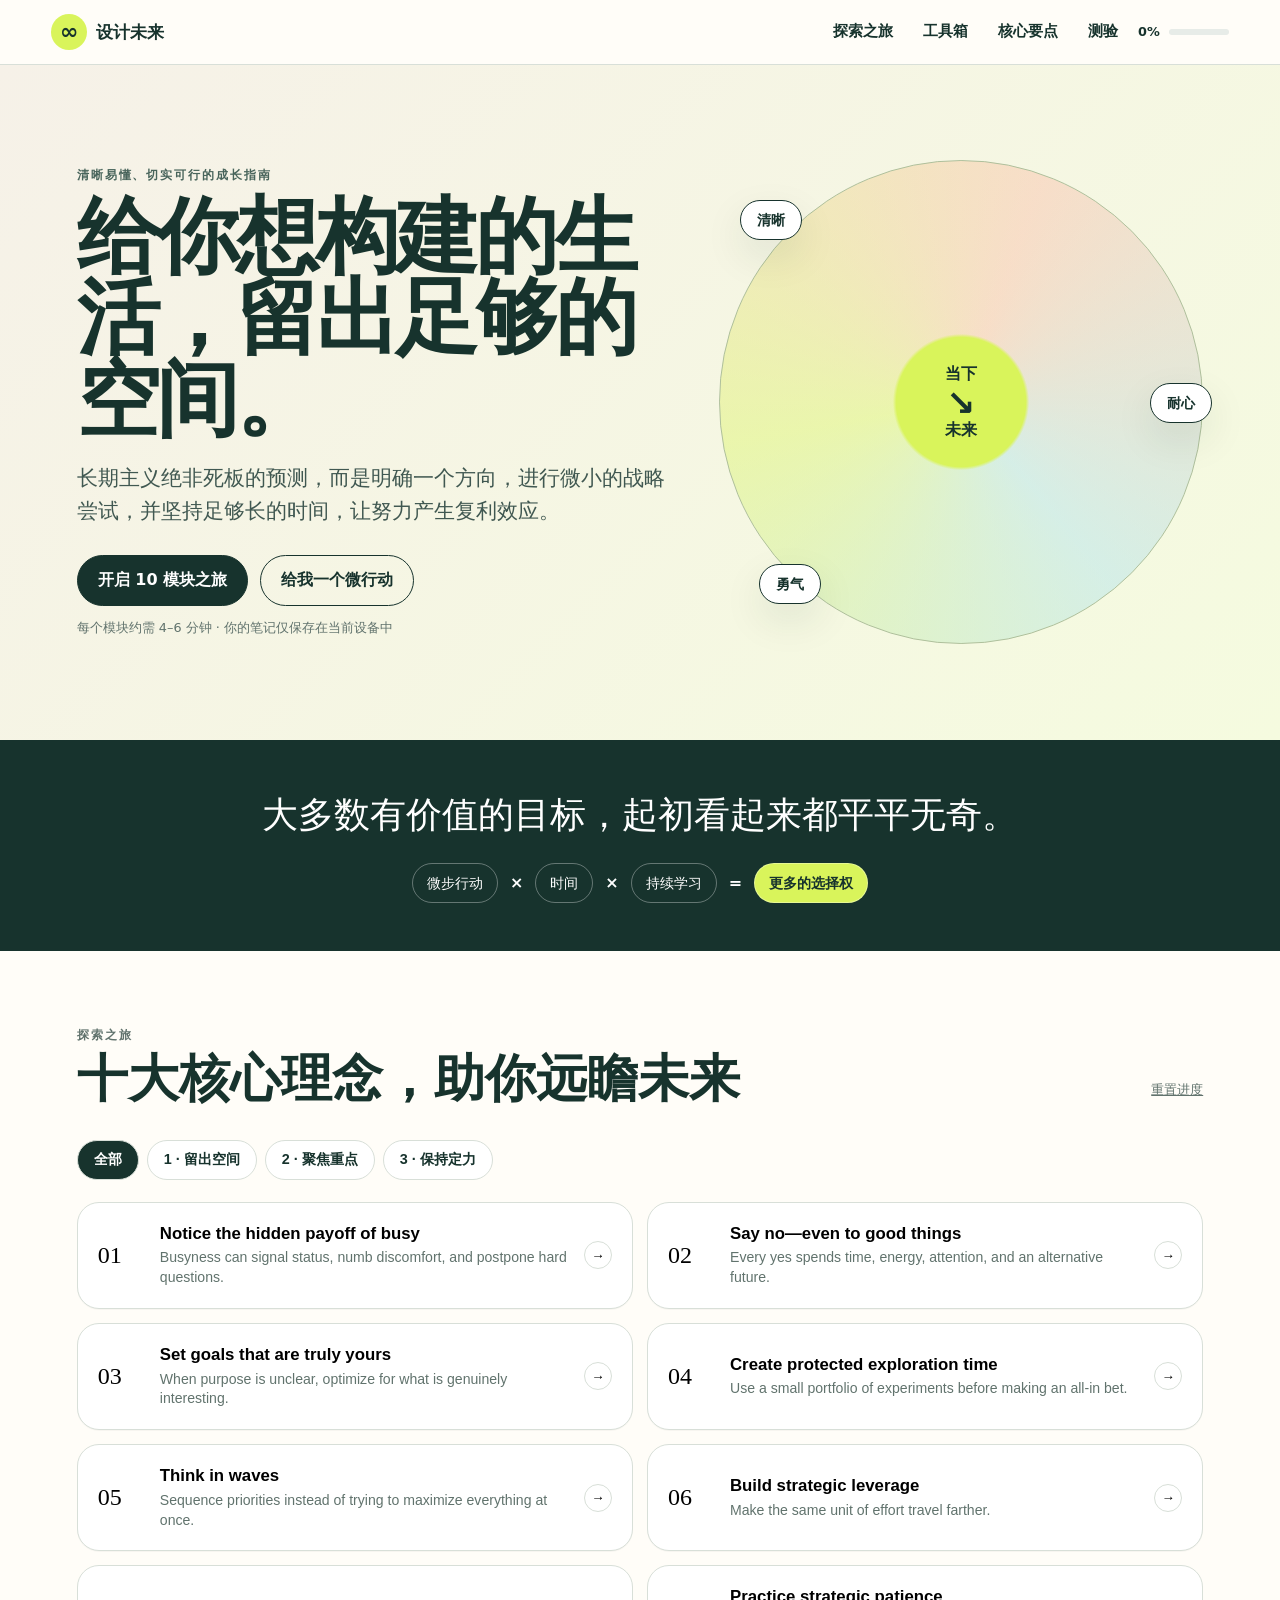
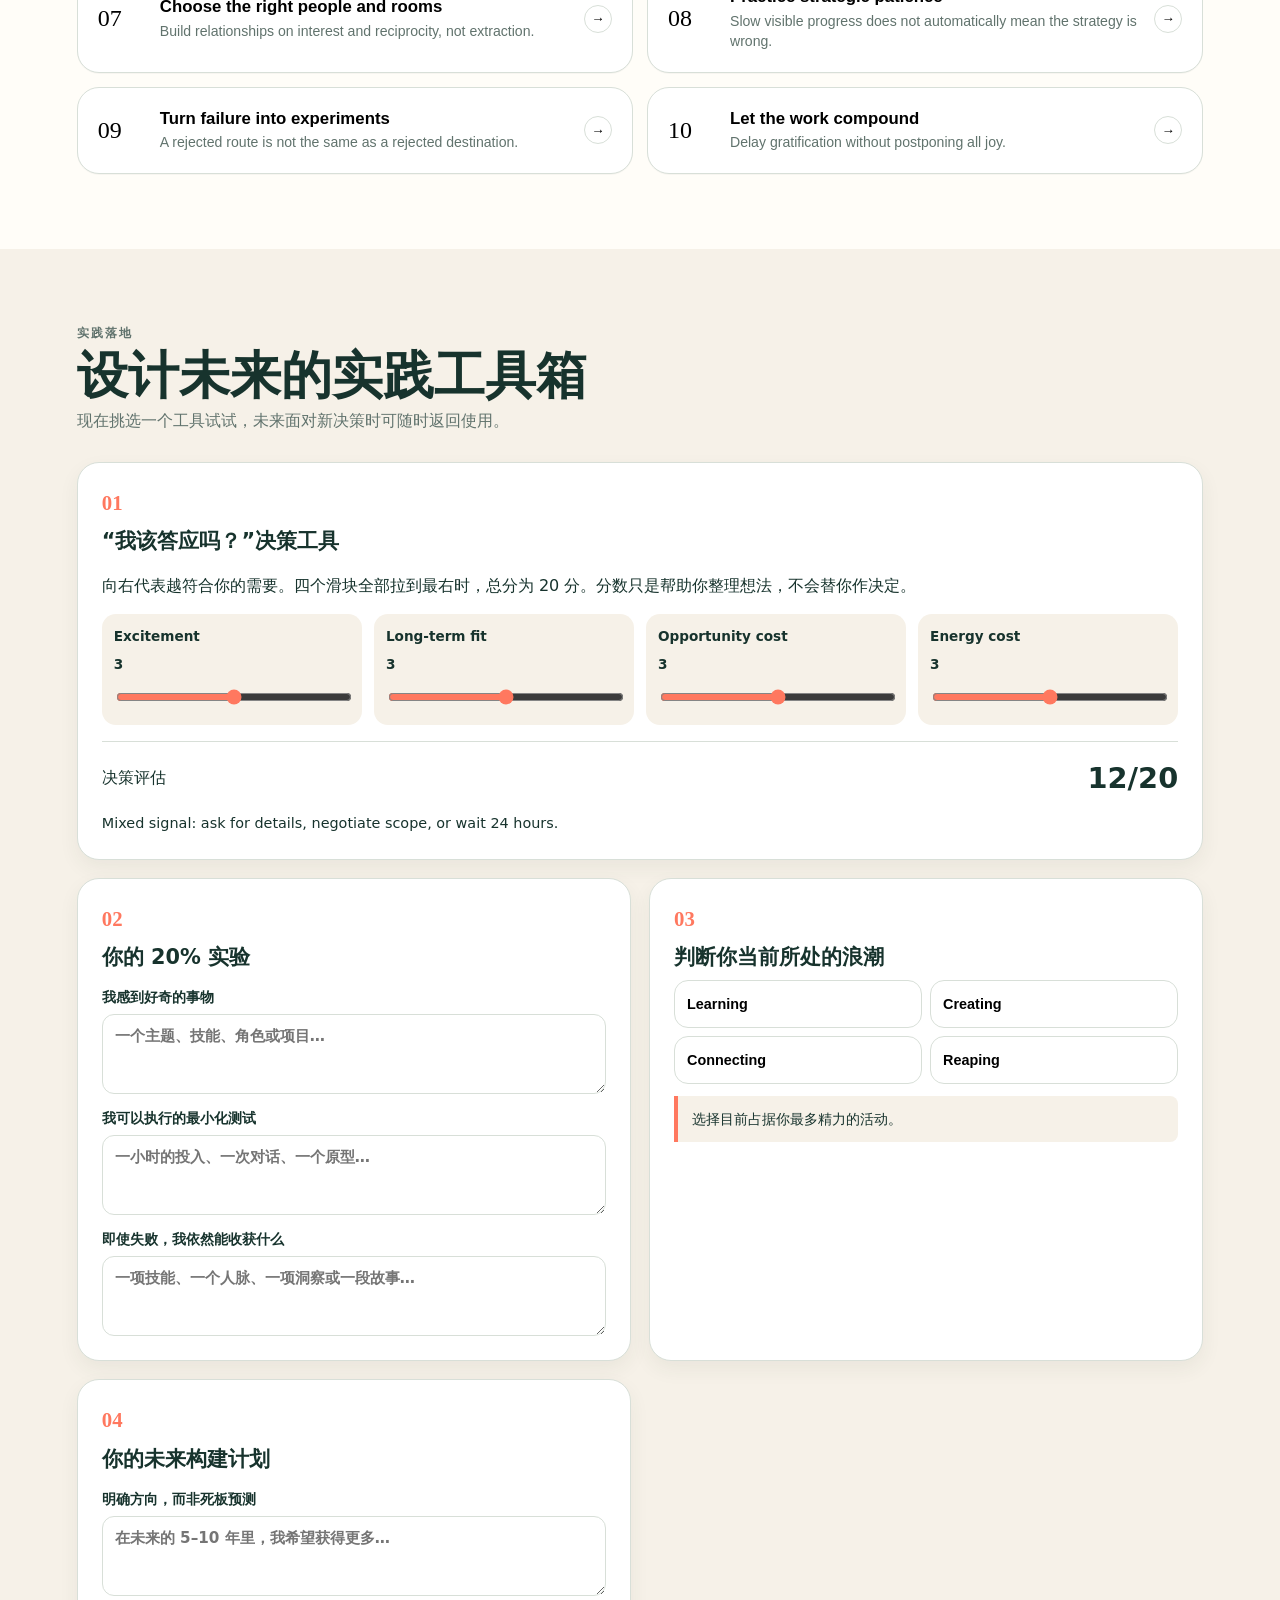
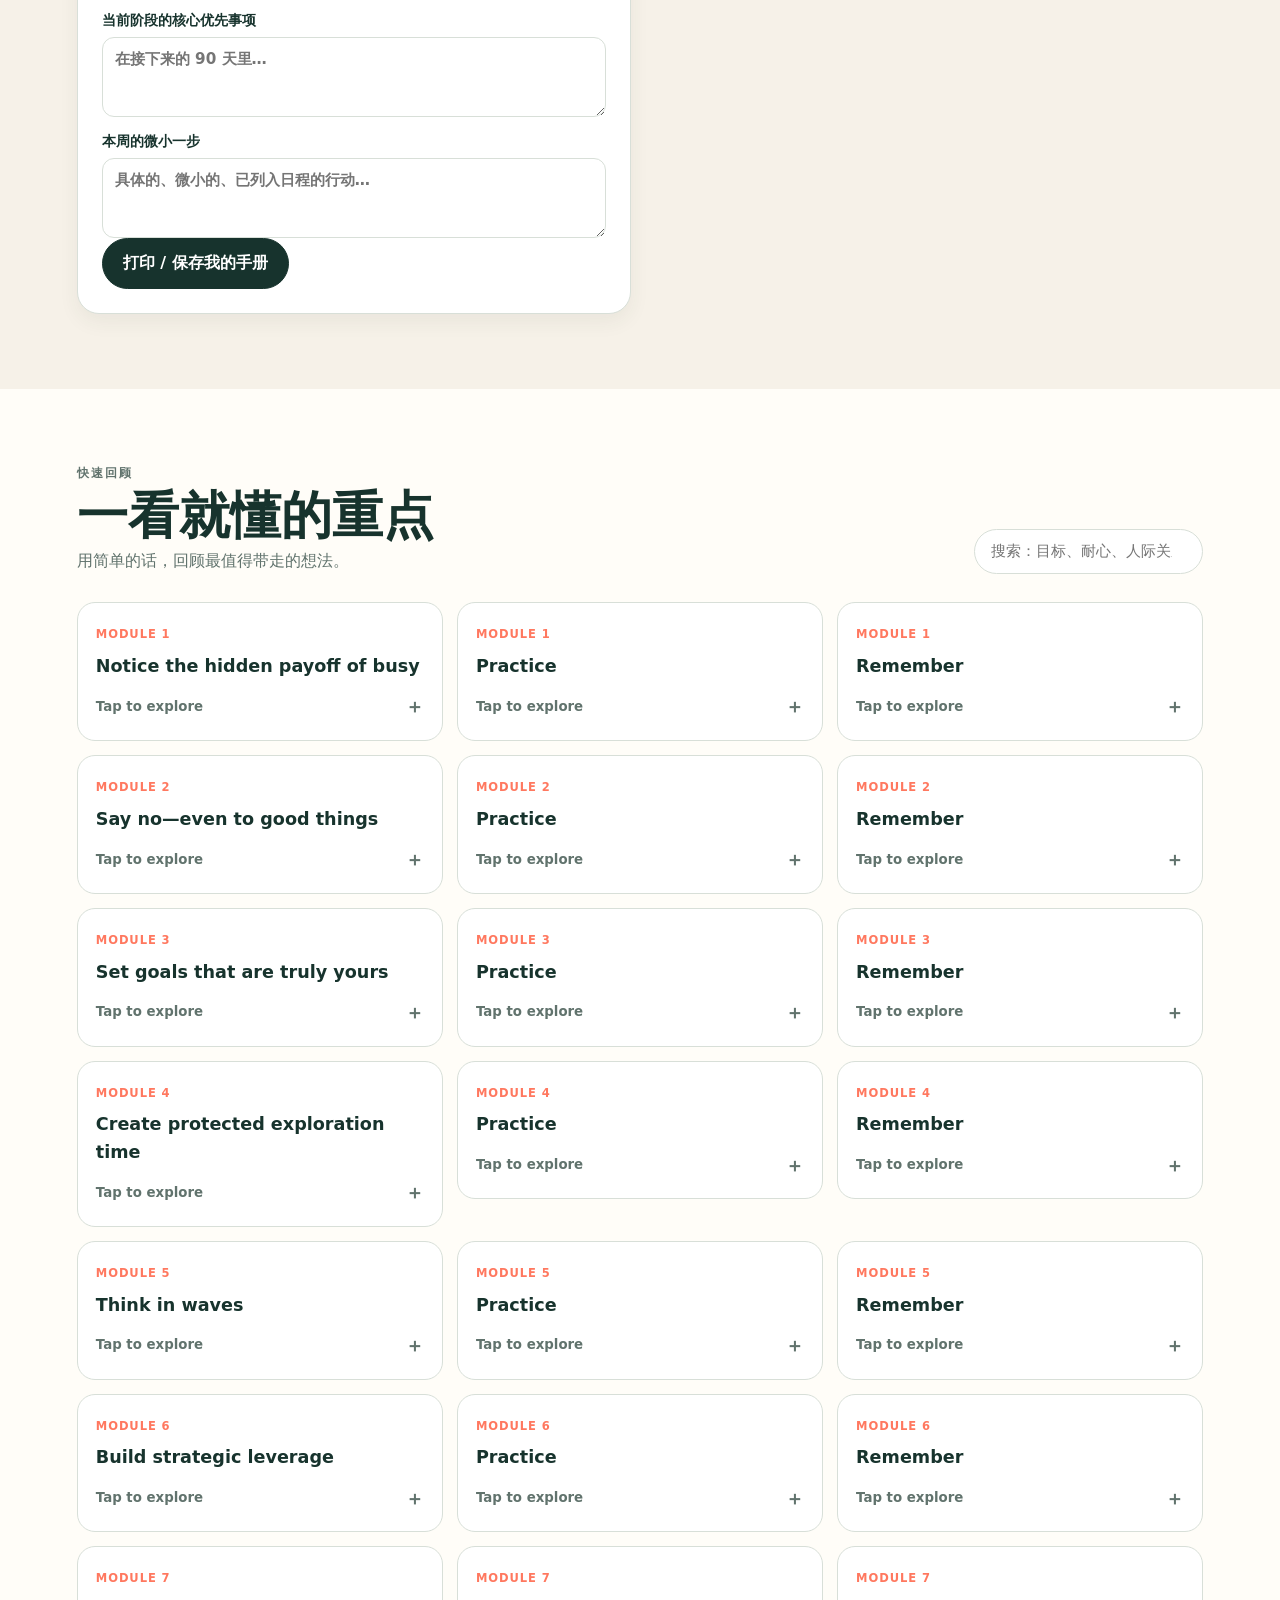
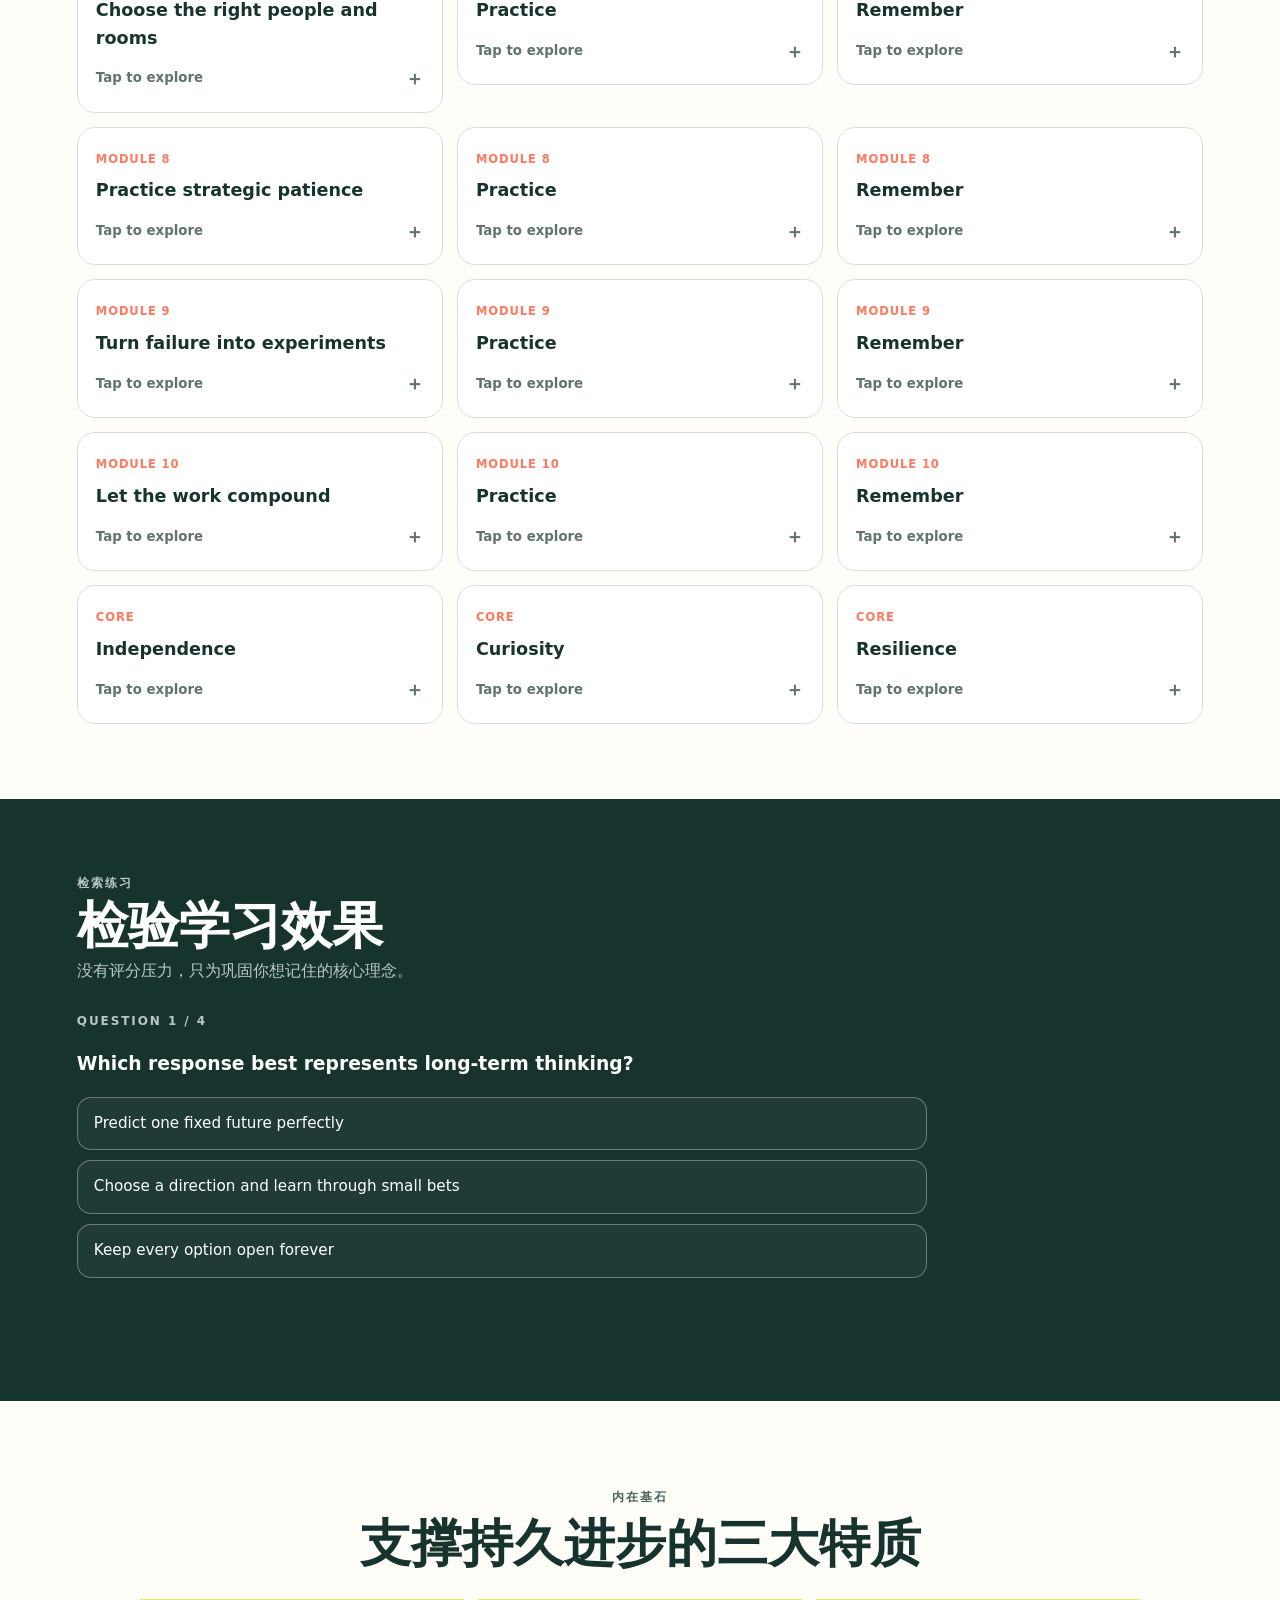
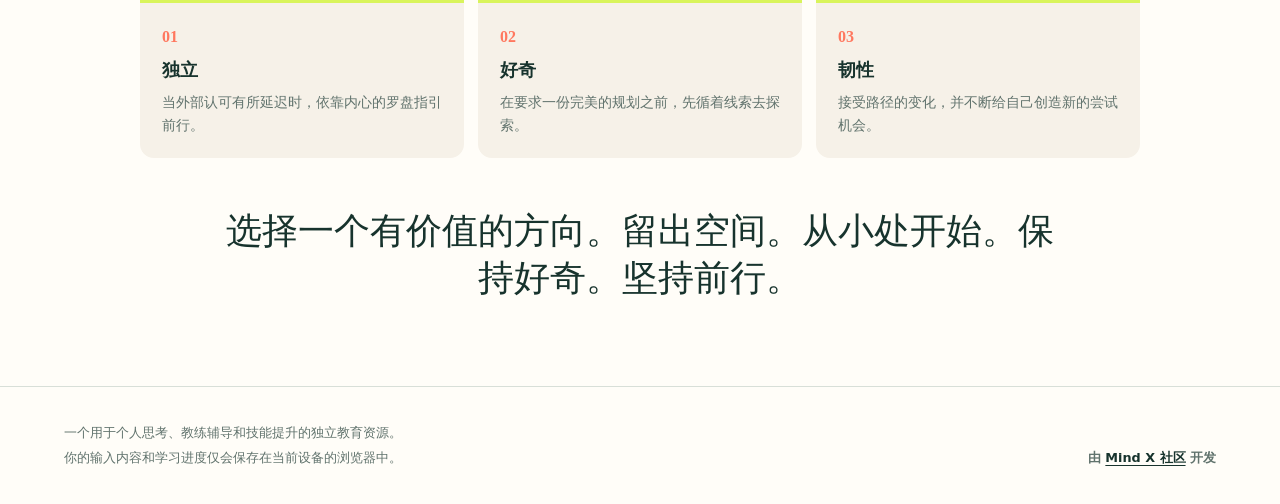
<file: index2.html>
<!doctype html>
<html lang="zh-CN">
<head>
  <meta charset="utf-8">
  <meta name="viewport" content="width=device-width, initial-scale=1, maximum-scale=5">
  <meta name="description" content="一份互动式指南，帮助你创造生活留白、明确核心事项、聪明地开展实验，并持续取得长足进步。">
  <title>设计未来 — 互动式个人成长指南</title>
  <link rel="stylesheet" href="styles.css">
  <style>
    footer{align-items:flex-end;gap:28px}footer p{margin:.35rem 0}.developer-credit{white-space:nowrap;font-weight:750}.developer-credit a{color:var(--ink);text-decoration-thickness:1px;text-underline-offset:3px}.developer-credit a:hover,.developer-credit a:focus-visible{color:#b54a38}
    @media(max-width:820px){.developer-credit{margin-top:1rem;white-space:normal}}
    #printView{display:none}
    @media print{
      @page{size:letter;margin:.58in .62in .65in}
      html,body{background:#fff!important;color:#172c27!important;font:10.5pt/1.42 "PingFang SC","Microsoft YaHei",Arial,sans-serif}
      body>*:not(#printView){display:none!important}
      #printView{display:block!important;max-width:none}
      .print-cover{min-height:8.2in;display:flex;flex-direction:column;justify-content:center;border-top:8px solid #17332d;border-bottom:1px solid #9ca9a5;page-break-after:always}
      .print-kicker{font-size:9pt;letter-spacing:.16em;text-transform:uppercase;font-weight:700;color:#52645f}
      .print-cover h1{font:700 40pt/1.02 "PingFang SC","Microsoft YaHei",serif;letter-spacing:-.03em;margin:.15in 0}
      .print-cover .print-lead{font:16pt/1.4 "PingFang SC","Microsoft YaHei",serif;max-width:6.5in;color:#344c45}
      .print-meta{margin-top:.45in;padding-top:.18in;border-top:1px solid #ccd3d0;font-size:9pt;color:#52645f}
      .print-section{break-before:page}
      .print-section:first-of-type{break-before:auto}
      .print-section h2{font:700 23pt/1.1 "PingFang SC","Microsoft YaHei",serif;margin:0 0 .08in;border-bottom:2px solid #17332d;padding-bottom:.08in}
      .print-section-intro{color:#52645f;margin:0 0 .22in}
      .print-entry{break-inside:avoid;margin:0 0 .2in;padding:.16in .18in;border:1px solid #c8d0cd;border-left:5px solid #17332d;border-radius:6px}
      .print-entry h3{font-size:10pt;text-transform:uppercase;letter-spacing:.06em;margin:0 0 .08in;color:#40564f}
      .print-answer{white-space:pre-wrap;min-height:.48in;font:12pt/1.45 "PingFang SC","Microsoft YaHei",serif}
      .print-answer.empty{color:#7b8985;font:italic 10.5pt/1.45 Arial,sans-serif}
      .print-reflection{break-inside:avoid;margin:0 0 .2in;padding-bottom:.16in;border-bottom:1px solid #d5dbd8}
      .print-reflection h3{font:700 13pt/1.2 "PingFang SC","Microsoft YaHei",serif;margin:0 0 .05in}
      .print-reflection p{margin:.04in 0}
      .print-prompt{color:#52645f;font-style:italic}
      .print-footer{display:flex;justify-content:space-between;margin-top:.28in;padding-top:.12in;border-top:1px solid #9ca9a5;font-size:8.5pt;color:#52645f}
      .print-footer a{color:#17332d;text-decoration:none}
    }
  </style>
</head>
<body>
  <a class="skip" href="#main">跳转至主要内容</a>
  <header class="topbar">
    <a class="brand" href="#home" aria-label="设计未来 首页"><span class="brandmark">∞</span><span>设计未来</span></a>
    <button id="menuBtn" class="menu" aria-expanded="false" aria-controls="nav">菜单</button>
    <nav id="nav" aria-label="主导航">
      <a href="#journey">探索之旅</a><a href="#toolkit">工具箱</a><a href="#library">核心要点</a><a href="#quiz">测验</a>
    </nav>
    <div class="progress-pill" aria-label="课程进度"><span id="progressText">0%</span><span class="bar"><i id="progressBar"></i></span></div>
  </header>

  <main id="main">
    <section id="home" class="hero">
      <div class="hero-copy">
        <p class="eyebrow">清晰易懂、切实可行的成长指南</p>
        <h1>给你想构建的生活，留出足够的空间。</h1>
        <p class="lead">长期主义绝非死板的预测，而是明确一个方向，进行微小的战略尝试，并坚持足够长的时间，让努力产生复利效应。</p>
        <div class="actions"><a class="button primary" href="#journey">开启 10 模块之旅</a><button class="button ghost" id="quickBtn">给我一个微行动</button></div>
        <p class="micro">每个模块约需 4–6 分钟 · 你的笔记仅保存在当前设备中</p>
      </div>
      <div class="hero-visual" aria-label="微小的行动会随时间产生复利效应">
        <div class="orbit o1">清晰</div><div class="orbit o2">耐心</div><div class="orbit o3">勇气</div>
        <div class="seed"><span>当下</span><strong>→</strong><span>未来</span></div>
      </div>
    </section>

    <section class="manifesto">
      <p>大多数有价值的目标，起初看起来都平平无奇。</p>
      <div class="formula"><span>微步行动</span><b>×</b><span>时间</span><b>×</b><span>持续学习</span><b>=</b><strong>更多的选择权</strong></div>
    </section>

    <section id="journey" class="section">
      <div class="section-head"><div><p class="eyebrow">探索之旅</p><h2>十大核心理念，助你远瞻未来</h2></div><button id="resetBtn" class="text-btn">重置进度</button></div>
      <div class="phase-tabs" role="tablist" aria-label="学习阶段">
        <button class="phase active" data-phase="all">全部</button><button class="phase" data-phase="space">1 · 留出空间</button><button class="phase" data-phase="focus">2 · 聚焦重点</button><button class="phase" data-phase="faith">3 · 保持定力</button>
      </div>
      <div id="moduleGrid" class="module-grid"></div>
    </section>

    <section id="toolkit" class="section alt">
      <div class="section-head"><div><p class="eyebrow">实践落地</p><h2>设计未来的实践工具箱</h2><p>现在挑选一个工具试试，未来面对新决策时可随时返回使用。</p></div></div>
      <div class="tools">
        <article class="tool-card wide"><span class="tool-num">01</span><h3>“我该答应吗？”决策工具</h3><p>向右代表越符合你的需要。四个滑块全部拉到最右时，总分为 20 分。分数只是帮助你整理想法，不会替你作决定。</p>
          <div id="decisionTool" class="decision"></div><div class="score-box"><span>决策评估</span><strong id="decisionScore">—</strong><p id="decisionAdvice">拖动滑块即可开始。</p></div>
        </article>
        <article class="tool-card"><span class="tool-num">02</span><h3>你的 20% 实验</h3><label>我感到好奇的事物<textarea data-note="experiment" placeholder="一个主题、技能、角色或项目…"></textarea></label><label>我可以执行的最小化测试<textarea data-note="experiment-test" placeholder="一小时的投入、一次对话、一个原型…"></textarea></label><label>即使失败，我依然能收获什么<textarea data-note="experiment-win" placeholder="一项技能、一个人脉、一项洞察或一段故事…"></textarea></label></article>
        <article class="tool-card"><span class="tool-num">03</span><h3>判断你当前所处的浪潮</h3><div id="waveTool" class="wave-tool"></div><p id="waveAdvice" class="callout">选择目前占据你最多精力的活动。</p></article>
        <article class="tool-card"><span class="tool-num">04</span><h3>你的未来构建计划</h3><label>明确方向，而非死板预测<textarea data-note="direction" placeholder="在未来的 5–10 年里，我希望获得更多…"></textarea></label><label>当前阶段的核心优先事项<textarea data-note="priority" placeholder="在接下来的 90 天里…"></textarea></label><label>本周的微小一步<textarea data-note="next-step" placeholder="具体的、微小的、已列入日程的行动…"></textarea></label><button class="button dark" id="printBtn">打印 / 保存我的手册</button></article>
      </div>
    </section>

    <section id="library" class="section">
      <div class="section-head"><div><p class="eyebrow">快速回顾</p><h2>一看就懂的重点</h2><p>用简单的话，回顾最值得带走的想法。</p></div><label class="search"><span class="sr-only">搜索重点</span><input id="searchInput" type="search" placeholder="搜索：目标、耐心、人际关系…"></label></div>
      <div id="keyGrid" class="key-grid"></div>
    </section>

    <section id="quiz" class="section dark-section">
      <div class="section-head"><div><p class="eyebrow">检索练习</p><h2>检验学习效果</h2><p>没有评分压力，只为巩固你想记住的核心理念。</p></div></div>
      <div id="quizBox" class="quiz-box"></div>
    </section>

    <section class="section closing">
      <p class="eyebrow">内在基石</p><h2>支撑持久进步的三大特质</h2>
      <div class="traits"><article><span>01</span><h3>独立</h3><p>当外部认可有所延迟时，依靠内心的罗盘指引前行。</p></article><article><span>02</span><h3>好奇</h3><p>在要求一份完美的规划之前，先循着线索去探索。</p></article><article><span>03</span><h3>韧性</h3><p>接受路径的变化，并不断给自己创造新的尝试机会。</p></article></div>
      <blockquote>选择一个有价值的方向。留出空间。从小处开始。保持好奇。坚持前行。</blockquote>
    </section>
  </main>

  <dialog id="moduleDialog"><button id="closeDialog" class="dialog-close" aria-label="关闭 dialog">×</button><div id="dialogContent"></div></dialog>
  <dialog id="quickDialog"><button id="closeQuick" class="dialog-close" aria-label="关闭 dialog">×</button><p class="eyebrow">你的微行动</p><h2 id="quickStep"></h2><p>在今天结束前试试看。微小的完成感能证明改变是完全可能的。</p></dialog>
  <div id="printView" aria-hidden="true"></div>
  <footer><div><p>一个用于个人思考、教练辅导和技能提升的独立教育资源。</p><p>你的输入内容和学习进度仅会保存在当前设备的浏览器中。</p></div><p class="developer-credit">由 <a href="https://mindx.us/zh/" target="_blank" rel="noopener noreferrer">Mind X 社区</a> 开发</p></footer>
  <script src="app.js"></script>
</body>
</html>
</file>
<file: styles.css>
:root {
  --ink: #17332d;
  --muted: #61736d;
  --cream: #f6f1e8;
  --paper: #fffdf8;
  --lime: #d9f45b;
  --coral: #ff785f;
  --blue: #a6dfee;
  --line: #d8dfd8;
  --shadow: 0 16px 40px #18372d18;
  --radius: 22px;
}

* {
  box-sizing: border-box;
  -webkit-tap-highlight-color: transparent;
}

html {
  scroll-behavior: smooth;
}

body {
  margin: 0;
  background: var(--paper);
  color: var(--ink);
  font-family: Inter, ui-sans-serif, system-ui, -apple-system, "Segoe UI", Roboto, sans-serif;
  line-height: 1.55;
  font-size: 16px;
}

.skip {
  position: absolute;
  left: -999px;
  top: 8px;
  background: #fff;
  padding: 10px;
  z-index: 99;
}
.skip:focus {
  left: 8px;
}

.topbar {
  position: sticky;
  top: 0;
  z-index: 20;
  display: flex;
  align-items: center;
  justify-content: space-between;
  gap: 16px;
  padding: 12px clamp(16px, 4vw, 64px);
  background: rgba(255, 253, 248, 0.94);
  backdrop-filter: blur(12px);
  -webkit-backdrop-filter: blur(12px);
  border-bottom: 1px solid var(--line);
}

.brand {
  display: flex;
  align-items: center;
  gap: 9px;
  color: var(--ink);
  text-decoration: none;
  font-weight: 850;
  font-size: 1.05rem;
}

.brandmark {
  display: grid;
  place-items: center;
  width: 36px;
  height: 36px;
  background: var(--lime);
  border-radius: 50%;
  font-size: 22px;
  flex-shrink: 0;
}

.topbar nav {
  display: flex;
  gap: 22px;
  margin-left: auto;
}

.topbar nav a {
  color: var(--ink);
  text-decoration: none;
  font-size: 0.95rem;
  font-weight: 700;
  padding: 8px 4px;
}

.progress-pill {
  display: flex;
  align-items: center;
  gap: 9px;
  font-size: 0.8rem;
  font-weight: 800;
}

.bar {
  width: 60px;
  height: 6px;
  background: #e7ece8;
  border-radius: 8px;
  overflow: hidden;
}

.bar i {
  display: block;
  height: 100%;
  width: 0;
  background: var(--coral);
  transition: width 0.3s ease;
}

.menu {
  display: none;
}

.hero {
  min-height: 75vh;
  display: grid;
  grid-template-columns: 1.1fr 0.9fr;
  align-items: center;
  gap: 4vw;
  padding: 60px clamp(18px, 6vw, 110px);
  background: linear-gradient(135deg, var(--cream), #f5fbdf);
}

.hero h1 {
  max-width: 800px;
  margin: 0.15em 0;
  font-family: Georgia, serif;
  font-size: clamp(2.5rem, 6.5vw, 6rem);
  line-height: 0.98;
  letter-spacing: -0.04em;
}

.lead {
  max-width: 700px;
  font-size: clamp(1rem, 1.8vw, 1.3rem);
  color: #405851;
}

.eyebrow {
  font-size: 0.75rem;
  letter-spacing: 0.16em;
  font-weight: 900;
  color: #48645b;
  text-transform: uppercase;
}

.actions {
  display: flex;
  gap: 12px;
  flex-wrap: wrap;
  margin-top: 28px;
}

.button {
  border: 1px solid var(--ink);
  border-radius: 999px;
  padding: 12px 20px;
  min-height: 48px;
  display: inline-flex;
  align-items: center;
  justify-content: center;
  background: transparent;
  color: var(--ink);
  font: inherit;
  font-weight: 800;
  text-decoration: none;
  cursor: pointer;
  touch-action: manipulation;
}

.primary, .dark {
  background: var(--ink);
  color: white;
}

.ghost:hover, .text-btn:hover {
  background: #edf0e9;
}

.micro {
  font-size: 0.8rem;
  color: var(--muted);
  margin-top: 12px;
}

.hero-visual {
  position: relative;
  aspect-ratio: 1;
  width: min(100%, 500px);
  margin: auto;
  border-radius: 50%;
  background: radial-gradient(circle, var(--lime) 0 19%, transparent 20%), conic-gradient(from 20deg, #ff785f33, #a6dfee66, #d9f45b66, #ff785f33);
  border: 1px solid #afc09c;
  animation: float 7s ease-in-out infinite;
}

.seed {
  position: absolute;
  inset: 34%;
  display: flex;
  flex-direction: column;
  align-items: center;
  justify-content: center;
  font-weight: 850;
  line-height: 1.1;
}
.seed span { white-space: nowrap; }
.seed strong { font-size: 2.2rem; transform: rotate(45deg); }

.orbit {
  position: absolute;
  padding: 8px 16px;
  background: white;
  border: 1px solid var(--ink);
  border-radius: 30px;
  font-size: 0.9rem;
  font-weight: 800;
  white-space: nowrap;
  box-shadow: var(--shadow);
}
.o1 { top: 8%; left: 4%; }
.o2 { right: -2%; top: 46%; }
.o3 { bottom: 8%; left: 8%; }

@keyframes float {
  50% { transform: translateY(-8px); }
}

.manifesto {
  padding: 48px 20px;
  text-align: center;
  background: var(--ink);
  color: white;
}

.manifesto > p {
  font-family: Georgia, serif;
  font-size: clamp(1.35rem, 2.8vw, 2.6rem);
  margin: 0 0 20px;
}

.formula {
  display: flex;
  justify-content: center;
  align-items: center;
  gap: 12px;
  flex-wrap: wrap;
}

.formula span, .formula strong {
  padding: 8px 14px;
  border: 1px solid #ffffff55;
  border-radius: 99px;
  font-size: 0.9rem;
}

.formula strong {
  color: var(--ink);
  background: var(--lime);
}

.section {
  padding: 75px clamp(16px, 6vw, 110px);
}

.section.alt {
  background: var(--cream);
}

.section-head {
  display: flex;
  align-items: flex-end;
  justify-content: space-between;
  gap: 16px;
  margin-bottom: 28px;
}

.section h2 {
  font-family: Georgia, serif;
  font-size: clamp(2rem, 4vw, 3.8rem);
  line-height: 1;
  margin: 0.15em 0;
}

.section-head p {
  color: var(--muted);
  margin: 0;
}

.text-btn {
  border: 0;
  background: none;
  text-decoration: underline;
  cursor: pointer;
  color: var(--muted);
  padding: 8px 0;
  min-height: 44px;
}

.phase-tabs {
  display: flex;
  gap: 8px;
  flex-wrap: wrap;
  margin-bottom: 22px;
}

.phase {
  border: 1px solid var(--line);
  padding: 8px 16px;
  min-height: 40px;
  border-radius: 99px;
  background: white;
  color: var(--ink);
  font-weight: 750;
  font-size: 0.9rem;
  cursor: pointer;
  touch-action: manipulation;
}

.phase.active {
  background: var(--ink);
  color: white;
}

.module-grid {
  display: grid;
  grid-template-columns: repeat(2, minmax(0, 1fr));
  gap: 14px;
}

.module-card {
  position: relative;
  display: grid;
  grid-template-columns: 48px 1fr auto;
  align-items: center;
  gap: 14px;
  border: 1px solid var(--line);
  border-radius: var(--radius);
  padding: 20px;
  background: white;
  text-align: left;
  cursor: pointer;
  transition: transform 0.2s, box-shadow 0.2s;
  box-shadow: 0 1px 0 #00000008;
  touch-action: manipulation;
}

.module-card:active {
  transform: scale(0.99);
}

.module-card.done {
  background: #f4fad6;
}

.module-card .num {
  font-family: Georgia, serif;
  font-size: 1.5rem;
}

.module-card h3 {
  margin: 0;
  font-size: 1.05rem;
  line-height: 1.3;
}

.module-card p {
  margin: 4px 0 0;
  color: var(--muted);
  font-size: 0.88rem;
  line-height: 1.4;
}

.check {
  width: 28px;
  height: 28px;
  border: 1px solid var(--line);
  border-radius: 50%;
  display: grid;
  place-items: center;
  flex-shrink: 0;
}

.done .check {
  background: var(--ink);
  color: white;
}

.tools {
  display: grid;
  grid-template-columns: repeat(2, minmax(0, 1fr));
  gap: 18px;
}

.tool-card {
  background: white;
  border: 1px solid var(--line);
  border-radius: var(--radius);
  padding: 24px;
  box-shadow: 0 8px 20px #2b473710;
}

.tool-card.wide {
  grid-column: 1 / -1;
}

.tool-num {
  font-family: Georgia, serif;
  color: var(--coral);
  font-size: 1.3rem;
  font-weight: bold;
}

.tool-card h3 {
  font-size: 1.3rem;
  margin: 0.3em 0;
}

.tool-card label {
  display: block;
  margin-top: 14px;
  font-size: 0.85rem;
  font-weight: 800;
}

.tool-card textarea {
  display: block;
  width: 100%;
  min-height: 80px;
  margin-top: 6px;
  border: 1px solid var(--line);
  border-radius: 12px;
  padding: 10px 12px;
  font: inherit;
  font-size: 0.95rem;
  resize: vertical;
}

.decision {
  display: grid;
  grid-template-columns: repeat(4, 1fr);
  gap: 12px;
}

.slider {
  background: var(--cream);
  border-radius: 14px;
  padding: 12px;
}

.slider label {
  margin: 0;
  display: flex;
  flex-direction: column;
  gap: 6px;
}

.slider input {
  width: 100%;
  height: 28px;
  accent-color: var(--coral);
  touch-action: manipulation;
}

.slider output {
  font-weight: 900;
  float: right;
}

.score-box {
  display: grid;
  grid-template-columns: auto 50px 1fr;
  align-items: center;
  gap: 12px;
  margin-top: 16px;
  padding-top: 14px;
  border-top: 1px solid var(--line);
}

.score-box strong {
  font-size: 1.8rem;
}

.score-box p {
  margin: 0;
  font-size: 0.9rem;
}

.wave-tool {
  display: grid;
  grid-template-columns: 1fr 1fr;
  gap: 8px;
}

.wave-tool button {
  border: 1px solid var(--line);
  border-radius: 14px;
  background: white;
  padding: 12px;
  min-height: 48px;
  text-align: left;
  font-size: 0.9rem;
  font-weight: 700;
  cursor: pointer;
  touch-action: manipulation;
}

.wave-tool button.active {
  background: var(--blue);
  border-color: var(--ink);
}

.callout {
  padding: 12px 14px;
  border-left: 4px solid var(--coral);
  background: var(--cream);
  font-size: 0.9rem;
  margin-top: 12px;
  border-radius: 0 8px 8px 0;
}

.search input {
  width: min(320px, 100%);
  padding: 10px 16px;
  min-height: 44px;
  border: 1px solid var(--line);
  border-radius: 99px;
  font: inherit;
  font-size: 0.95rem;
}

.key-grid {
  display: grid;
  grid-template-columns: repeat(3, minmax(0, 1fr));
  gap: 14px;
}

.key-card {
  border: 1px solid var(--line);
  border-radius: 18px;
  padding: 18px;
  background: white;
}

.key-card span {
  font-size: 0.72rem;
  font-weight: 900;
  color: var(--coral);
  letter-spacing: 0.08em;
}

.key-card h3 {
  margin: 0.4em 0;
  font-size: 1.1rem;
}

.key-card p {
  color: var(--muted);
  margin: 0;
  font-size: 0.9rem;
}

.dark-section {
  background: var(--ink);
  color: white;
}

.dark-section .eyebrow, .dark-section .section-head p {
  color: #b8c9c4;
}

.quiz-box {
  max-width: 850px;
}

.quiz-options {
  display: grid;
  gap: 10px;
}

.quiz-options button {
  padding: 14px 16px;
  min-height: 48px;
  border: 1px solid #ffffff55;
  border-radius: 14px;
  background: #ffffff0a;
  color: white;
  text-align: left;
  font: inherit;
  font-size: 0.95rem;
  cursor: pointer;
  touch-action: manipulation;
}

.quiz-options button:hover {
  background: #ffffff18;
}

.quiz-options button:disabled { cursor: default; opacity: 0.6; }
.quiz-options button.incorrect { border-color: #ff9f9f; background: #7f1d1d55; color: #ffe4e4; }
.quiz-options button.correct { border-color: var(--lime); background: #a8d86e22; color: white; opacity: 1; }

.feedback {
  min-height: 48px;
  padding: 12px 0;
  color: var(--lime);
  font-size: 0.95rem;
}

.feedback.incorrect { color: #ffbaba; }
.feedback.correct span { display: block; margin-top: 6px; color: #d7e5e1; font-size: 0.85rem; }

.closing {
  text-align: center;
}

.traits {
  display: grid;
  grid-template-columns: repeat(3, 1fr);
  gap: 14px;
  margin: 30px auto;
  max-width: 1000px;
  text-align: left;
}

.traits article {
  padding: 22px;
  border-top: 4px solid var(--lime);
  background: var(--cream);
  border-radius: 0 0 14px 14px;
}

.traits span {
  font-family: Georgia, serif;
  color: var(--coral);
  font-weight: bold;
}

.traits h3 {
  margin: 0.4em 0;
  font-size: 1.1rem;
}

.traits p {
  margin: 0;
  font-size: 0.9rem;
  color: var(--muted);
}

.closing blockquote {
  font: clamp(1.3rem, 2.8vw, 2.3rem) / 1.3 Georgia, serif;
  max-width: 850px;
  margin: 50px auto 10px;
  padding: 0 10px;
}

dialog {
  width: min(760px, 94vw);
  max-height: 90vh;
  border: 0;
  border-radius: 20px;
  padding: 0;
  box-shadow: 0 25px 80px #0007;
  color: var(--ink);
}

dialog::backdrop {
  background: #10231ec4;
  backdrop-filter: blur(3px);
  -webkit-backdrop-filter: blur(3px);
}

#dialogContent, #quickDialog {
  padding: 28px clamp(16px, 4vw, 36px);
}

.dialog-close {
  position: sticky;
  float: right;
  top: 10px;
  right: 10px;
  margin: 8px 8px 0 0;
  border: 0;
  border-radius: 50%;
  width: 38px;
  height: 38px;
  background: var(--cream);
  font-size: 1.4rem;
  cursor: pointer;
  display: grid;
  place-items: center;
  touch-action: manipulation;
  z-index: 10;
}

.lesson-tag {
  display: inline-block;
  padding: 4px 10px;
  border-radius: 99px;
  background: var(--lime);
  font-weight: 850;
  font-size: 0.75rem;
}

.lesson-points {
  padding-left: 18px;
}

.lesson-points li {
  margin: 8px 0;
  font-size: 0.95rem;
}

.reflection {
  margin-top: 20px;
  padding: 16px;
  background: var(--cream);
  border-radius: 14px;
}

.reflection textarea {
  width: 100%;
  min-height: 90px;
  border: 1px solid var(--line);
  border-radius: 10px;
  padding: 10px;
  font: inherit;
  font-size: 0.95rem;
}

.dialog-actions {
  display: flex;
  justify-content: space-between;
  gap: 8px;
  margin-top: 20px;
  flex-wrap: wrap;
}

.dialog-actions .button {
  flex: 1;
  min-width: 110px;
  padding: 10px;
  font-size: 0.88rem;
}

footer {
  padding: 30px clamp(16px, 5vw, 110px);
  border-top: 1px solid var(--line);
  color: var(--muted);
  font-size: 0.8rem;
  display: flex;
  justify-content: space-between;
  gap: 16px;
}

.sr-only {
  position: absolute;
  width: 1px;
  height: 1px;
  padding: 0;
  margin: -1px;
  overflow: hidden;
  clip: rect(0, 0, 0, 0);
  white-space: nowrap;
  border: 0;
}

/* ==========================================================================
   MOBILE & TABLET RESPONSIVE STYLES
   ========================================================================== */

@media (max-width: 820px) {
  .topbar nav {
    display: none;
    position: absolute;
    top: 100%;
    left: 0;
    right: 0;
    padding: 12px 20px 20px;
    background: #fffdf8;
    border-bottom: 1px solid var(--line);
    box-shadow: 0 10px 20px rgba(0,0,0,0.05);
    flex-direction: column;
    gap: 8px;
  }

  .topbar nav.open {
    display: flex;
  }

  .topbar nav a {
    padding: 12px 16px;
    border-radius: 10px;
    background: var(--cream);
    font-size: 1rem;
  }

  .menu {
    display: flex;
    align-items: center;
    justify-content: center;
    border: 1px solid var(--line);
    border-radius: 99px;
    background: white;
    padding: 6px 14px;
    min-height: 38px;
    font-weight: 700;
    font-size: 0.88rem;
  }

  .progress-pill {
    display: none;
  }

  .hero {
    grid-template-columns: 1fr;
    padding-top: 40px;
    padding-bottom: 50px;
    min-height: auto;
  }

  .hero-visual {
    width: 85%;
    min-width: auto;
    margin-top: 30px;
  }

  .module-grid, .tools, .key-grid, .traits {
    grid-template-columns: 1fr;
  }

  .tool-card.wide {
    grid-column: auto;
  }

  .decision {
    grid-template-columns: 1fr 1fr;
  }

  .section-head {
    align-items: flex-start;
    flex-direction: column;
  }

  .score-box {
    grid-template-columns: 1fr auto;
    gap: 8px;
  }

  .score-box p {
    grid-column: 1 / -1;
  }

  footer {
    flex-direction: column;
    gap: 12px;
  }
}

@media (max-width: 480px) {
  .hero h1 {
    font-size: 2.8rem;
  }

  .actions {
    flex-direction: column;
  }

  .actions .button {
    width: 100%;
  }

  .hero-visual {
    width: 100%;
  }

  .module-card {
    grid-template-columns: 36px 1fr auto;
    padding: 14px;
  }

  .decision, .wave-tool {
    grid-template-columns: 1fr;
  }

  .section {
    padding: 44px 16px;
  }

  .dialog-actions {
    flex-direction: column;
  }

  .dialog-actions .button {
    width: 100%;
  }
}

@media (prefers-reduced-motion: reduce) {
  html { scroll-behavior: auto; }
  .hero-visual { animation: none; }
  * { transition: none !important; }
}

@media print {
  .topbar, .hero-visual, .phase-tabs, #moduleGrid, #library, #quiz, footer, .decision, .score-box, .wave-tool, .text-btn, .button {
    display: none !important;
  }
  .hero { min-height: auto; display: block; padding: 20px; }
  .section { padding: 20px; }
  .tool-card { break-inside: avoid; box-shadow: none; margin: 12px 0; }
  .tools { display: block; }
  .tool-card textarea { border: 1px solid #777; min-height: 70px; }
  .closing { display: block; }
  .alt { background: white !important; }
}
+

/* Compact tools and interactive key-point cards */
.tools{align-items:start}
.score-box{grid-template-columns:minmax(0,1fr) auto}
.score-box strong{white-space:nowrap;justify-self:end}
.score-box p{grid-column:1/-1;overflow-wrap:anywhere}
.key-card{padding:0;overflow:hidden;align-self:start;transition:border-color .2s ease,box-shadow .2s ease,transform .2s ease}
.key-card:hover{transform:translateY(-2px);box-shadow:var(--shadow)}
.key-card[open]{border-color:var(--ink);box-shadow:var(--shadow)}
.key-card summary{list-style:none;padding:18px;cursor:pointer}
.key-card summary::-webkit-details-marker{display:none}
.key-card summary small{display:flex;justify-content:space-between;align-items:center;margin-top:12px;color:var(--muted);font-weight:750}
.key-card summary small b{font-size:1.2rem;transition:transform .2s ease}
.key-card[open] summary small b{transform:rotate(45deg)}
.key-card-body{padding:0 18px 18px;border-top:1px solid var(--line)}
.key-card-body>p{padding-top:16px}
.key-action{margin-top:14px;padding:13px 14px;border-radius:12px;background:var(--cream);border-left:4px solid var(--coral)}
.key-action strong{font-size:.78rem;letter-spacing:.05em}
.key-action p{margin-top:4px;color:var(--ink)}
@media(max-width:560px){.score-box{grid-template-columns:1fr auto}.score-box strong{font-size:1.45rem}.key-card summary{padding:16px}.key-card-body{padding:0 16px 16px}}
</file>
<file: zh/styles.css>
:root {
  --ink: #17332d;
  --muted: #61736d;
  --cream: #f6f1e8;
  --paper: #fffdf8;
  --lime: #d9f45b;
  --coral: #ff785f;
  --blue: #a6dfee;
  --line: #d8dfd8;
  --shadow: 0 16px 40px #18372d18;
  --radius: 22px;
}

* {
  box-sizing: border-box;
  -webkit-tap-highlight-color: transparent;
}

html {
  scroll-behavior: smooth;
}

body {
  margin: 0;
  background: var(--paper);
  color: var(--ink);
  font-family: -apple-system, BlinkMacSystemFont, "PingFang SC", "Hiragino Sans GB", "Microsoft YaHei", "Helvetica Neue", Helvetica, Arial, sans-serif;
  line-height: 1.6;
  font-size: 16px;
}

.skip {
  position: absolute;
  left: -999px;
  top: 8px;
  background: #fff;
  padding: 10px;
  z-index: 99;
}
.skip:focus {
  left: 8px;
}

.topbar {
  position: sticky;
  top: 0;
  z-index: 20;
  display: flex;
  align-items: center;
  justify-content: space-between;
  gap: 16px;
  padding: 12px clamp(16px, 4vw, 64px);
  background: rgba(255, 253, 248, 0.94);
  backdrop-filter: blur(12px);
  -webkit-backdrop-filter: blur(12px);
  border-bottom: 1px solid var(--line);
}

.brand {
  display: flex;
  align-items: center;
  gap: 9px;
  color: var(--ink);
  text-decoration: none;
  font-weight: 850;
  font-size: 1.05rem;
}

.brandmark {
  display: grid;
  place-items: center;
  width: 36px;
  height: 36px;
  background: var(--lime);
  border-radius: 50%;
  font-size: 22px;
  flex-shrink: 0;
}

.topbar nav {
  display: flex;
  gap: 22px;
  margin-left: auto;
}

.topbar nav a {
  color: var(--ink);
  text-decoration: none;
  font-size: 0.95rem;
  font-weight: 700;
  padding: 8px 4px;
}

.progress-pill {
  display: flex;
  align-items: center;
  gap: 9px;
  font-size: 0.8rem;
  font-weight: 800;
}

.bar {
  width: 60px;
  height: 6px;
  background: #e7ece8;
  border-radius: 8px;
  overflow: hidden;
}

.bar i {
  display: block;
  height: 100%;
  width: 0;
  background: var(--coral);
  transition: width 0.3s ease;
}

.menu {
  display: none;
}

.hero {
  min-height: 75vh;
  display: grid;
  grid-template-columns: 1.1fr 0.9fr;
  align-items: center;
  gap: 4vw;
  padding: 60px clamp(18px, 6vw, 110px);
  background: linear-gradient(135deg, var(--cream), #f5fbdf);
}

.hero h1 {
  max-width: 800px;
  margin: 0.2em 0;
  font-family: "PingFang SC", "Microsoft YaHei", Georgia, serif;
  font-size: clamp(2.2rem, 5vw, 4.5rem);
  line-height: 1.2;
  letter-spacing: -0.02em;
}

.lead {
  max-width: 700px;
  font-size: clamp(1rem, 1.6vw, 1.2rem);
  color: #405851;
}

.eyebrow {
  font-size: 0.75rem;
  letter-spacing: 0.14em;
  font-weight: 900;
  color: #48645b;
  text-transform: uppercase;
}

.actions {
  display: flex;
  gap: 12px;
  flex-wrap: wrap;
  margin-top: 24px;
}

.button {
  border: 1px solid var(--ink);
  border-radius: 999px;
  padding: 12px 20px;
  min-height: 48px;
  display: inline-flex;
  align-items: center;
  justify-content: center;
  background: transparent;
  color: var(--ink);
  font: inherit;
  font-weight: 800;
  text-decoration: none;
  cursor: pointer;
  touch-action: manipulation;
}

.primary, .dark {
  background: var(--ink);
  color: white;
}

.ghost:hover, .text-btn:hover {
  background: #edf0e9;
}

.micro {
  font-size: 0.8rem;
  color: var(--muted);
  margin-top: 12px;
}

.hero-visual {
  position: relative;
  aspect-ratio: 1;
  width: min(100%, 480px);
  margin: auto;
  border-radius: 50%;
  background: radial-gradient(circle, var(--lime) 0 19%, transparent 20%), conic-gradient(from 20deg, #ff785f33, #a6dfee66, #d9f45b66, #ff785f33);
  border: 1px solid #afc09c;
  animation: float 7s ease-in-out infinite;
}

.seed {
  position: absolute;
  inset: 34%;
  display: flex;
  flex-direction: column;
  align-items: center;
  justify-content: center;
  font-weight: 850;
  line-height: 1.1;
}
.seed span { white-space: nowrap; }
.seed strong { font-size: 2rem; transform: rotate(45deg); }

.orbit {
  position: absolute;
  padding: 8px 16px;
  background: white;
  border: 1px solid var(--ink);
  border-radius: 30px;
  font-size: 0.88rem;
  font-weight: 800;
  white-space: nowrap;
  box-shadow: var(--shadow);
}
.o1 { top: 8%; left: 4%; }
.o2 { right: -2%; top: 46%; }
.o3 { bottom: 8%; left: 8%; }

@keyframes float {
  50% { transform: translateY(-8px); }
}

.manifesto {
  padding: 40px 20px;
  text-align: center;
  background: var(--ink);
  color: white;
}

.manifesto > p {
  font-family: "PingFang SC", "Microsoft YaHei", Georgia, serif;
  font-size: clamp(1.25rem, 2.5vw, 2.2rem);
  margin: 0 0 20px;
}

.formula {
  display: flex;
  justify-content: center;
  align-items: center;
  gap: 10px;
  flex-wrap: wrap;
}

.formula span, .formula strong {
  padding: 6px 12px;
  border: 1px solid #ffffff55;
  border-radius: 99px;
  font-size: 0.9rem;
}

.formula strong {
  color: var(--ink);
  background: var(--lime);
}

.section {
  padding: 60px clamp(16px, 5vw, 110px);
}

.section.alt {
  background: var(--cream);
}

.section-head {
  display: flex;
  align-items: flex-end;
  justify-content: space-between;
  gap: 16px;
  margin-bottom: 24px;
}

.section h2 {
  font-family: "PingFang SC", "Microsoft YaHei", Georgia, serif;
  font-size: clamp(1.8rem, 3.5vw, 3rem);
  line-height: 1.2;
  margin: 0.15em 0;
}

.section-head p {
  color: var(--muted);
  margin: 0;
}

.text-btn {
  border: 0;
  background: none;
  text-decoration: underline;
  cursor: pointer;
  color: var(--muted);
  padding: 8px 0;
  min-height: 44px;
}

.phase-tabs {
  display: flex;
  gap: 8px;
  flex-wrap: wrap;
  margin-bottom: 20px;
}

.phase {
  border: 1px solid var(--line);
  padding: 8px 16px;
  min-height: 40px;
  border-radius: 99px;
  background: white;
  color: var(--ink);
  font-weight: 750;
  font-size: 0.9rem;
  cursor: pointer;
  touch-action: manipulation;
}

.phase.active {
  background: var(--ink);
  color: white;
}

.module-grid {
  display: grid;
  grid-template-columns: repeat(2, minmax(0, 1fr));
  gap: 14px;
}

.module-card {
  position: relative;
  display: grid;
  grid-template-columns: 44px 1fr auto;
  align-items: center;
  gap: 12px;
  border: 1px solid var(--line);
  border-radius: var(--radius);
  padding: 18px;
  background: white;
  text-align: left;
  cursor: pointer;
  transition: transform 0.2s, box-shadow 0.2s;
  box-shadow: 0 1px 0 #00000008;
  touch-action: manipulation;
}

.module-card:active {
  transform: scale(0.99);
}

.module-card.done {
  background: #f4fad6;
}

.module-card .num {
  font-family: Georgia, serif;
  font-size: 1.4rem;
  font-weight: bold;
}

.module-card h3 {
  margin: 0;
  font-size: 1rem;
  line-height: 1.3;
}

.module-card p {
  margin: 4px 0 0;
  color: var(--muted);
  font-size: 0.85rem;
  line-height: 1.4;
}

.check {
  width: 28px;
  height: 28px;
  border: 1px solid var(--line);
  border-radius: 50%;
  display: grid;
  place-items: center;
  flex-shrink: 0;
}

.done .check {
  background: var(--ink);
  color: white;
}

.tools {
  display: grid;
  grid-template-columns: repeat(2, minmax(0, 1fr));
  gap: 16px;
}

.tool-card {
  background: white;
  border: 1px solid var(--line);
  border-radius: var(--radius);
  padding: 22px;
  box-shadow: 0 8px 20px #2b473710;
}

.tool-card.wide {
  grid-column: 1 / -1;
}

.tool-num {
  font-family: Georgia, serif;
  color: var(--coral);
  font-size: 1.3rem;
  font-weight: bold;
}

.tool-card h3 {
  font-size: 1.25rem;
  margin: 0.3em 0;
}

.tool-card label {
  display: block;
  margin-top: 14px;
  font-size: 0.85rem;
  font-weight: 800;
}

.tool-card textarea {
  display: block;
  width: 100%;
  min-height: 76px;
  margin-top: 6px;
  border: 1px solid var(--line);
  border-radius: 12px;
  padding: 10px 12px;
  font: inherit;
  font-size: 0.95rem;
  resize: vertical;
}

.decision {
  display: grid;
  grid-template-columns: repeat(4, 1fr);
  gap: 12px;
}

.slider {
  background: var(--cream);
  border-radius: 14px;
  padding: 12px;
}

.slider label {
  margin: 0;
  display: flex;
  flex-direction: column;
  gap: 6px;
}

.slider input {
  width: 100%;
  height: 28px;
  accent-color: var(--coral);
  touch-action: manipulation;
}

.slider output {
  font-weight: 900;
  float: right;
}

.score-box {
  display: grid;
  grid-template-columns: auto 50px 1fr;
  align-items: center;
  gap: 12px;
  margin-top: 16px;
  padding-top: 14px;
  border-top: 1px solid var(--line);
}

.score-box strong {
  font-size: 1.6rem;
}

.score-box p {
  margin: 0;
  font-size: 0.9rem;
}

.wave-tool {
  display: grid;
  grid-template-columns: 1fr 1fr;
  gap: 8px;
}

.wave-tool button {
  border: 1px solid var(--line);
  border-radius: 14px;
  background: white;
  padding: 12px;
  min-height: 48px;
  text-align: left;
  font-size: 0.9rem;
  font-weight: 700;
  cursor: pointer;
  touch-action: manipulation;
}

.wave-tool button.active {
  background: var(--blue);
  border-color: var(--ink);
}

.callout {
  padding: 12px 14px;
  border-left: 4px solid var(--coral);
  background: var(--cream);
  font-size: 0.9rem;
  margin-top: 12px;
  border-radius: 0 8px 8px 0;
}

.search input {
  width: min(320px, 100%);
  padding: 10px 16px;
  min-height: 44px;
  border: 1px solid var(--line);
  border-radius: 99px;
  font: inherit;
  font-size: 0.95rem;
}

.key-grid {
  display: grid;
  grid-template-columns: repeat(3, minmax(0, 1fr));
  gap: 14px;
}

.key-card {
  border: 1px solid var(--line);
  border-radius: 18px;
  padding: 18px;
  background: white;
}

.key-card span {
  font-size: 0.72rem;
  font-weight: 900;
  color: var(--coral);
  letter-spacing: 0.08em;
}

.key-card h3 {
  margin: 0.4em 0;
  font-size: 1.1rem;
}

.key-card p {
  color: var(--muted);
  margin: 0;
  font-size: 0.9rem;
}

.dark-section {
  background: var(--ink);
  color: white;
}

.dark-section .eyebrow, .dark-section .section-head p {
  color: #b8c9c4;
}

.quiz-box {
  max-width: 850px;
}

.quiz-options {
  display: grid;
  gap: 10px;
}

.quiz-options button {
  padding: 14px 16px;
  min-height: 48px;
  border: 1px solid #ffffff55;
  border-radius: 14px;
  background: #ffffff0a;
  color: white;
  text-align: left;
  font: inherit;
  font-size: 0.95rem;
  cursor: pointer;
  touch-action: manipulation;
}

.quiz-options button:hover {
  background: #ffffff18;
}

.quiz-options button:disabled { cursor: default; opacity: 0.6; }
.quiz-options button.incorrect { border-color: #ff9f9f; background: #7f1d1d55; color: #ffe4e4; }
.quiz-options button.correct { border-color: var(--lime); background: #a8d86e22; color: white; opacity: 1; }

.feedback {
  min-height: 48px;
  padding: 12px 0;
  color: var(--lime);
  font-size: 0.95rem;
}

.feedback.incorrect { color: #ffbaba; }
.feedback.correct span { display: block; margin-top: 6px; color: #d7e5e1; font-size: 0.85rem; }

.closing {
  text-align: center;
}

.traits {
  display: grid;
  grid-template-columns: repeat(3, 1fr);
  gap: 14px;
  margin: 28px auto;
  max-width: 1000px;
  text-align: left;
}

.traits article {
  padding: 20px;
  border-top: 4px solid var(--lime);
  background: var(--cream);
  border-radius: 0 0 14px 14px;
}

.traits span {
  font-family: Georgia, serif;
  color: var(--coral);
  font-weight: bold;
}

.traits h3 {
  margin: 0.4em 0;
  font-size: 1.1rem;
}

.traits p {
  margin: 0;
  font-size: 0.9rem;
  color: var(--muted);
}

.closing blockquote {
  font: clamp(1.2rem, 2.2vw, 1.8rem) / 1.4 "PingFang SC", "Microsoft YaHei", Georgia, serif;
  max-width: 800px;
  margin: 40px auto 10px;
  padding: 0 10px;
}

dialog {
  width: min(760px, 94vw);
  max-height: 90vh;
  border: 0;
  border-radius: 20px;
  padding: 0;
  box-shadow: 0 25px 80px #0007;
  color: var(--ink);
}

dialog::backdrop {
  background: #10231ec4;
  backdrop-filter: blur(3px);
  -webkit-backdrop-filter: blur(3px);
}

#dialogContent, #quickDialog {
  padding: 24px clamp(16px, 4vw, 36px);
}

.dialog-close {
  position: sticky;
  float: right;
  top: 10px;
  right: 10px;
  margin: 8px 8px 0 0;
  border: 0;
  border-radius: 50%;
  width: 38px;
  height: 38px;
  background: var(--cream);
  font-size: 1.4rem;
  cursor: pointer;
  display: grid;
  place-items: center;
  touch-action: manipulation;
  z-index: 10;
}

.lesson-tag {
  display: inline-block;
  padding: 4px 10px;
  border-radius: 99px;
  background: var(--lime);
  font-weight: 850;
  font-size: 0.75rem;
}

.lesson-points {
  padding-left: 18px;
}

.lesson-points li {
  margin: 8px 0;
  font-size: 0.95rem;
}

.reflection {
  margin-top: 20px;
  padding: 16px;
  background: var(--cream);
  border-radius: 14px;
}

.reflection textarea {
  width: 100%;
  min-height: 90px;
  border: 1px solid var(--line);
  border-radius: 10px;
  padding: 10px;
  font: inherit;
  font-size: 0.95rem;
}

.dialog-actions {
  display: flex;
  justify-content: space-between;
  gap: 8px;
  margin-top: 20px;
  flex-wrap: wrap;
}

.dialog-actions .button {
  flex: 1;
  min-width: 110px;
  padding: 10px;
  font-size: 0.88rem;
}

footer {
  padding: 30px clamp(16px, 5vw, 110px);
  border-top: 1px solid var(--line);
  color: var(--muted);
  font-size: 0.8rem;
  display: flex;
  justify-content: space-between;
  gap: 16px;
}

.sr-only {
  position: absolute;
  width: 1px;
  height: 1px;
  padding: 0;
  margin: -1px;
  overflow: hidden;
  clip: rect(0, 0, 0, 0);
  white-space: nowrap;
  border: 0;
}

/* ==========================================================================
   MOBILE & TABLET RESPONSIVE STYLES
   ========================================================================== */

@media (max-width: 820px) {
  .topbar nav {
    display: none;
    position: absolute;
    top: 100%;
    left: 0;
    right: 0;
    padding: 12px 20px 20px;
    background: #fffdf8;
    border-bottom: 1px solid var(--line);
    box-shadow: 0 10px 20px rgba(0,0,0,0.05);
    flex-direction: column;
    gap: 8px;
  }

  .topbar nav.open {
    display: flex;
  }

  .topbar nav a {
    padding: 12px 16px;
    border-radius: 10px;
    background: var(--cream);
    font-size: 1rem;
  }

  .menu {
    display: flex;
    align-items: center;
    justify-content: center;
    border: 1px solid var(--line);
    border-radius: 99px;
    background: white;
    padding: 6px 14px;
    min-height: 38px;
    font-weight: 700;
    font-size: 0.88rem;
  }

  .progress-pill {
    display: none;
  }

  .hero {
    grid-template-columns: 1fr;
    padding-top: 40px;
    padding-bottom: 50px;
    min-height: auto;
  }

  .hero-visual {
    width: 85%;
    min-width: auto;
    margin-top: 30px;
  }

  .module-grid, .tools, .key-grid, .traits {
    grid-template-columns: 1fr;
  }

  .tool-card.wide {
    grid-column: auto;
  }

  .decision {
    grid-template-columns: 1fr 1fr;
  }

  .section-head {
    align-items: flex-start;
    flex-direction: column;
  }

  .score-box {
    grid-template-columns: 1fr auto;
    gap: 8px;
  }

  .score-box p {
    grid-column: 1 / -1;
  }

  footer {
    flex-direction: column;
    gap: 12px;
  }
}

@media (max-width: 480px) {
  .hero h1 {
    font-size: 2rem;
  }

  .actions {
    flex-direction: column;
  }

  .actions .button {
    width: 100%;
  }

  .hero-visual {
    width: 100%;
  }

  .module-card {
    grid-template-columns: 36px 1fr auto;
    padding: 14px;
  }

  .decision, .wave-tool {
    grid-template-columns: 1fr;
  }

  .section {
    padding: 44px 16px;
  }

  .dialog-actions {
    flex-direction: column;
  }

  .dialog-actions .button {
    width: 100%;
  }
}

@media (prefers-reduced-motion: reduce) {
  html { scroll-behavior: auto; }
  .hero-visual { animation: none; }
  * { transition: none !important; }
}

@media print {
  .topbar, .hero-visual, .phase-tabs, #moduleGrid, #library, #quiz, footer, .decision, .score-box, .wave-tool, .text-btn, .button {
    display: none !important;
  }
  .hero { min-height: auto; display: block; padding: 20px; }
  .section { padding: 20px; }
  .tool-card { break-inside: avoid; box-shadow: none; margin: 12px 0; }
  .tools { display: block; }
  .tool-card textarea { border: 1px solid #777; min-height: 70px; }
  .closing { display: block; }
  .alt { background: white !important; }
}
+

/* Compact tools and interactive key-point cards */
.tools{align-items:start}
.score-box{grid-template-columns:minmax(0,1fr) auto}
.score-box strong{white-space:nowrap;justify-self:end}
.score-box p{grid-column:1/-1;overflow-wrap:anywhere}
.key-card{padding:0;overflow:hidden;align-self:start;transition:border-color .2s ease,box-shadow .2s ease,transform .2s ease}
.key-card:hover{transform:translateY(-2px);box-shadow:var(--shadow)}
.key-card[open]{border-color:var(--ink);box-shadow:var(--shadow)}
.key-card summary{list-style:none;padding:18px;cursor:pointer}
.key-card summary::-webkit-details-marker{display:none}
.key-card summary small{display:flex;justify-content:space-between;align-items:center;margin-top:12px;color:var(--muted);font-weight:750}
.key-card summary small b{font-size:1.2rem;transition:transform .2s ease}
.key-card[open] summary small b{transform:rotate(45deg)}
.key-card-body{padding:0 18px 18px;border-top:1px solid var(--line)}
.key-card-body>p{padding-top:16px}
.key-action{margin-top:14px;padding:13px 14px;border-radius:12px;background:var(--cream);border-left:4px solid var(--coral)}
.key-action strong{font-size:.78rem;letter-spacing:.05em}
.key-action p{margin-top:4px;color:var(--ink)}
@media(max-width:560px){.score-box{grid-template-columns:1fr auto}.score-box strong{font-size:1.45rem}.key-card summary{padding:16px}.key-card-body{padding:0 16px 16px}}
</file>
